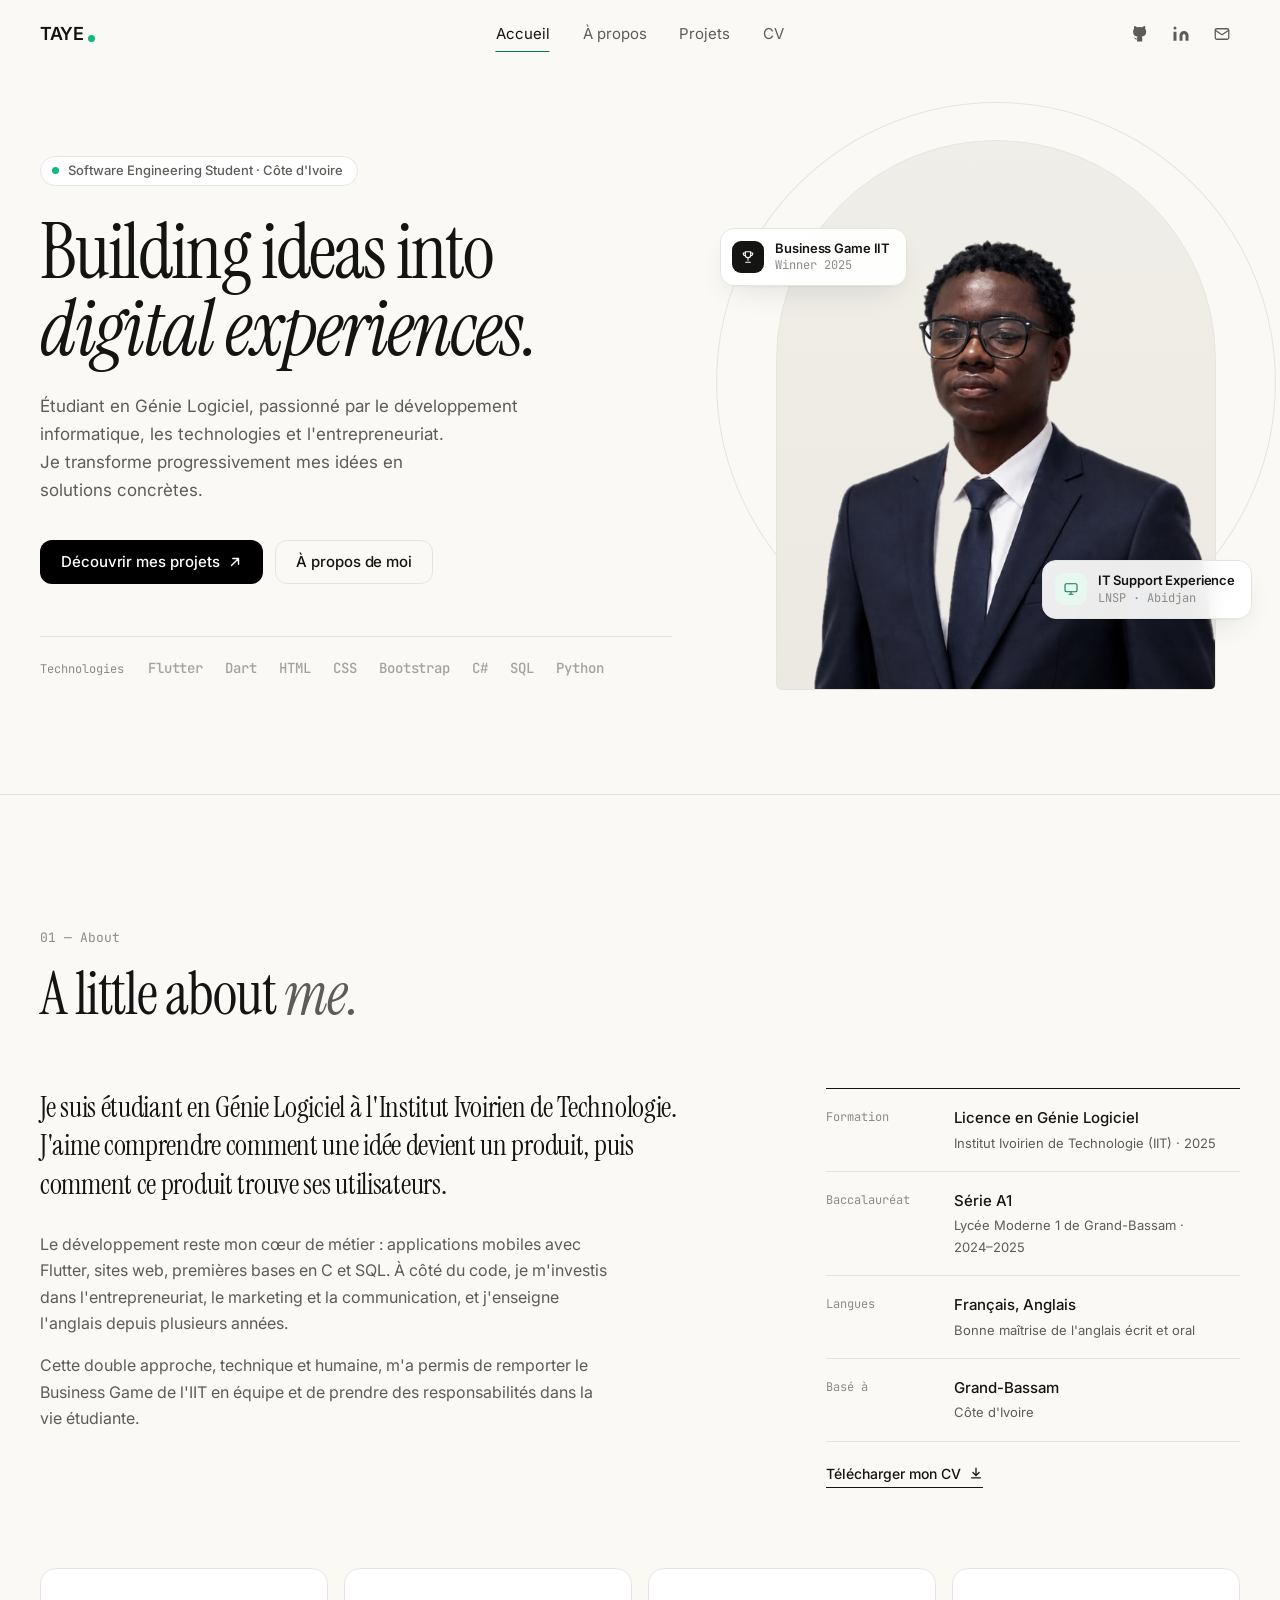
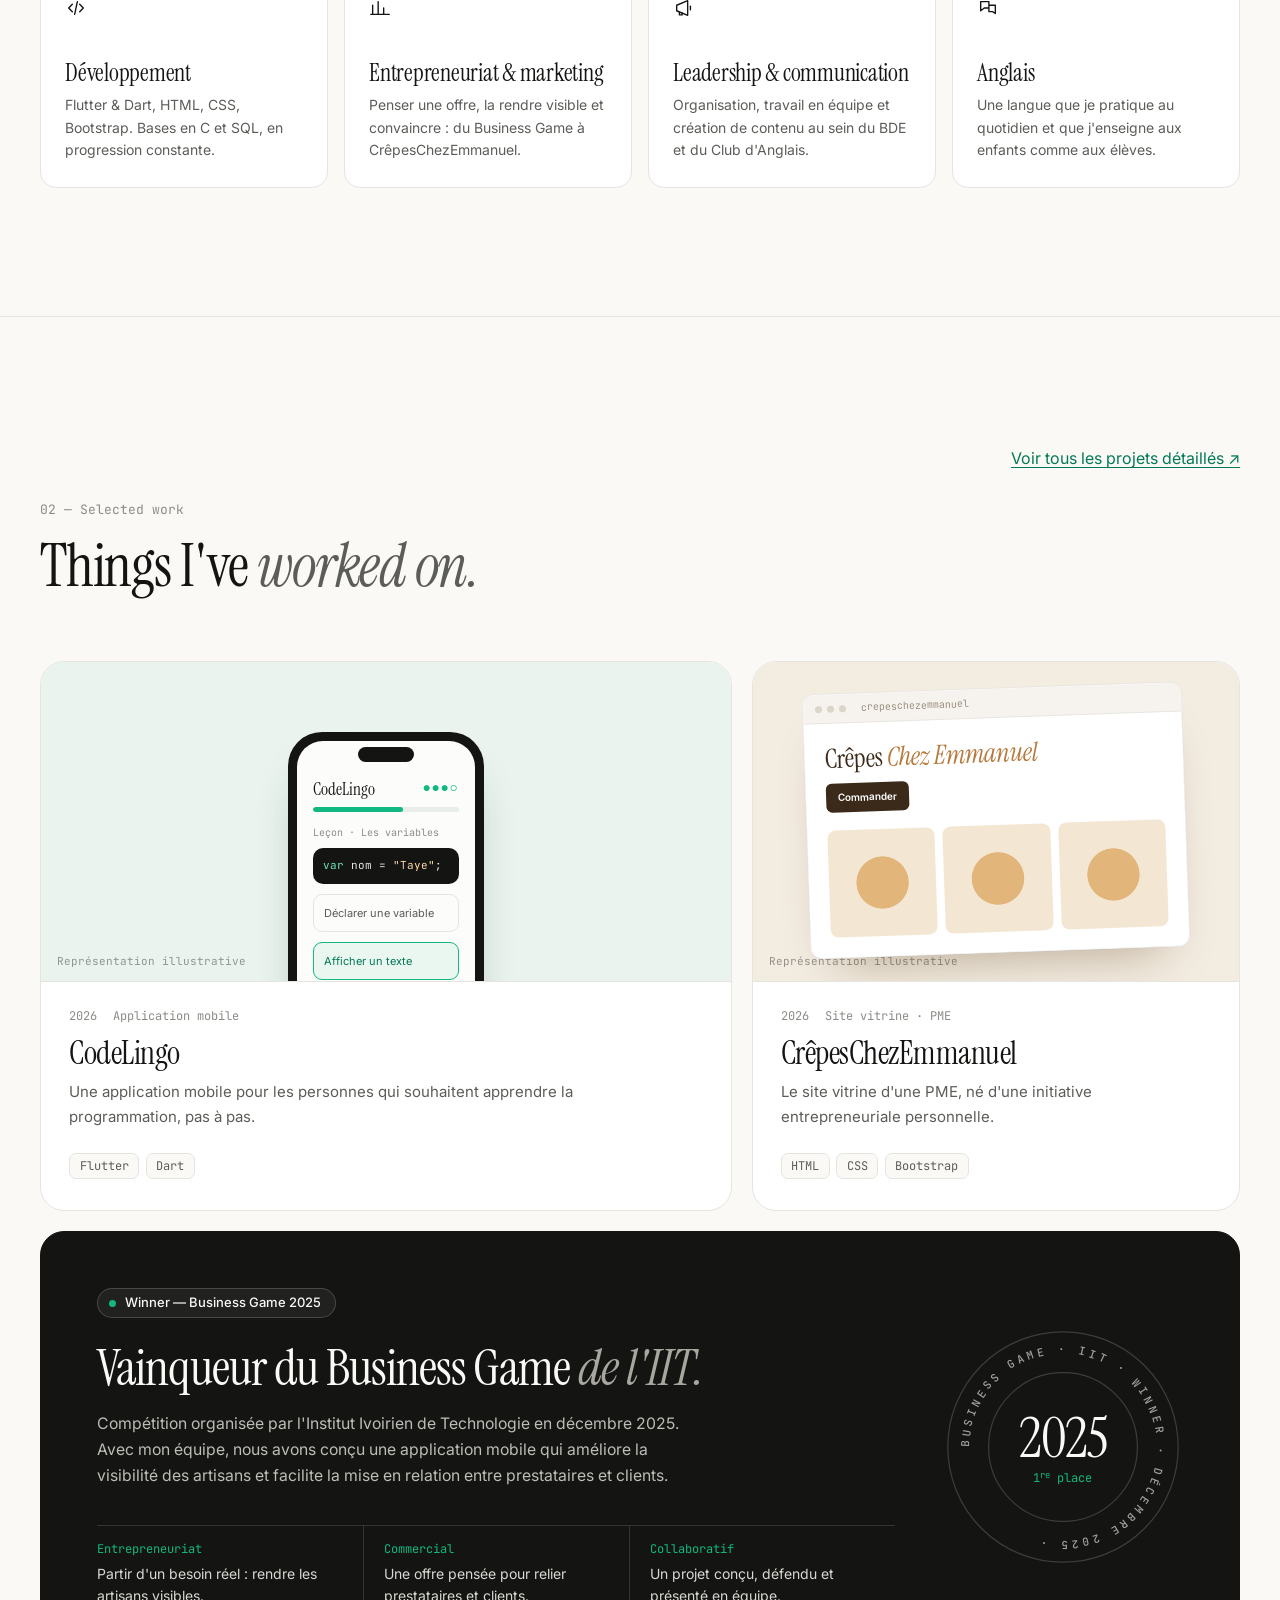
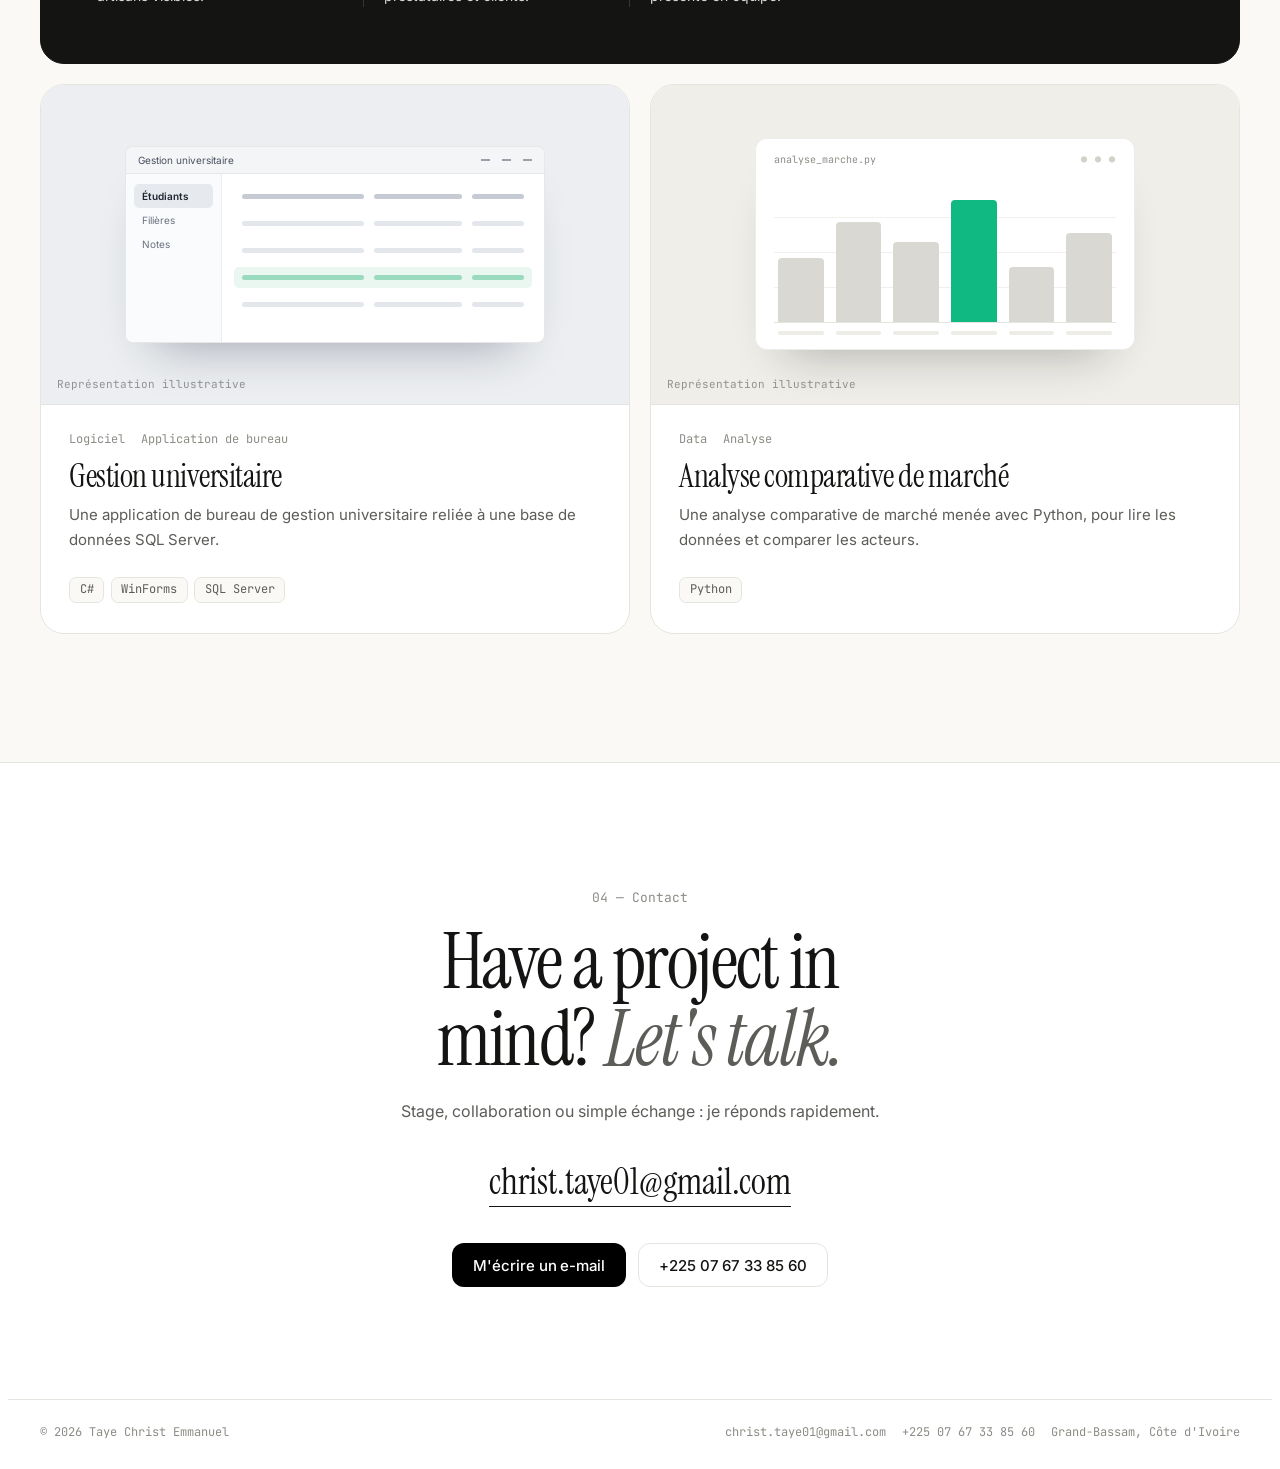
<file: index.html>
<!DOCTYPE html>
<html lang="fr"><head><meta charset="UTF-8"><meta name="viewport" content="width=device-width, initial-scale=1"><title>Taye Christ Emmanuel — Étudiant en Génie Logiciel</title><meta name="description" content="Portfolio de Taye Christ Emmanuel, étudiant en Génie Logiciel à l’Institut Ivoirien de Technologie."><meta name="theme-color" content="#FAF9F6"><link rel="icon" href="assets/icons/favicon.svg" type="image/svg+xml"><link rel="preconnect" href="https://fonts.googleapis.com"><link rel="preconnect" href="https://fonts.gstatic.com" crossorigin><link href="https://fonts.googleapis.com/css2?family=Instrument+Serif:ital@0;1&family=Inter:wght@400;500;600&family=JetBrains+Mono:wght@400;500&display=swap" rel="stylesheet"><link href="https://cdn.jsdelivr.net/npm/bootstrap@5.3.3/dist/css/bootstrap.min.css" rel="stylesheet"><link href="css/style.css" rel="stylesheet"><script>document.documentElement.classList.add('js');</script></head>
<body>  <header class="site-nav" id="nav">
    <div class="wrap nav__inner">
      <a href="index.html" class="nav__logo" aria-label="TAYE — accueil">TAYE<span class="nav__dot" aria-hidden="true"></span></a>
      <nav class="nav__links" aria-label="Navigation principale">
        <a href="index.html" class="nav__link" data-page="index.html" aria-current="page">Accueil</a>
        <a href="about.html" class="nav__link" data-page="about.html">À propos</a>
        <a href="projects.html" class="nav__link" data-page="projects.html">Projets</a>
        <a href="cv.html" class="nav__link" data-page="cv.html">CV</a>
      </nav>
      <div class="nav__social" aria-label="Réseaux sociaux et contact">
        <a class="social-link" href="https://github.com/pibrochrist04" target="_blank" rel="noopener noreferrer" data-social="github" aria-label="GitHub" title="GitHub"><svg viewBox="0 0 24 24" aria-hidden="true"><path d="M9 19c-4.3 1.4-4.3-2.5-6-3m12 6v-3.9a3.4 3.4 0 0 0-.9-2.7c3-.3 6.1-1.5 6.1-6.7A5.2 5.2 0 0 0 18.8 5a4.8 4.8 0 0 0-.1-3.5S17.5 1.2 15 3a13 13 0 0 0-7 0C5.5 1.2 4.3 1.5 4.3 1.5A4.8 4.8 0 0 0 4.2 5a5.2 5.2 0 0 0-1.4 3.7c0 5.2 3.1 6.4 6.1 6.7a3.4 3.4 0 0 0-.9 2.7V22"/></svg></a>
        <a class="social-link" href="https://www.linkedin.com/in/christ-emmanuel-tay%C3%A9-169100419?utm_source=share_via&amp;utm_content=profile&amp;utm_medium=member_ios" target="_blank" rel="noopener noreferrer" data-social="linkedin" aria-label="LinkedIn" title="LinkedIn"><svg viewBox="0 0 24 24" aria-hidden="true"><path d="M16 8a6 6 0 0 1 6 6v7h-4v-7a2 2 0 0 0-4 0v7h-4v-7a6 6 0 0 1 6-6ZM2 9h4v12H2z"/><circle cx="4" cy="4" r="2"/></svg></a>
        <a class="social-link" href="mailto:christ.taye@gmail.com" aria-label="Envoyer un e-mail" title="E-mail"><svg viewBox="0 0 24 24" aria-hidden="true"><rect x="3" y="5" width="18" height="14" rx="2"/><path d="m3 7 9 6 9-6"/></svg></a>
      </div>
      <button class="nav__burger" id="navBurger" type="button" aria-label="Ouvrir le menu" aria-expanded="false" aria-controls="mobileMenu"><span></span><span></span></button>
    </div>
    <div class="mobile-menu" id="mobileMenu"><div class="wrap mobile-menu__inner">
      <a href="index.html" class="mobile-menu__link" data-page="index.html" aria-current="page">Accueil</a><a href="about.html" class="mobile-menu__link" data-page="about.html">À propos</a><a href="projects.html" class="mobile-menu__link" data-page="projects.html">Projets</a><a href="cv.html" class="mobile-menu__link" data-page="cv.html">CV</a>
      <div class="mobile-menu__social"><a href="https://github.com/pibrochrist04" target="_blank" rel="noopener noreferrer" data-social="github" aria-label="GitHub">GitHub ↗</a><a href="https://www.linkedin.com/in/christ-emmanuel-tay%C3%A9-169100419?utm_source=share_via&amp;utm_content=profile&amp;utm_medium=member_ios" target="_blank" rel="noopener noreferrer" data-social="linkedin" aria-label="LinkedIn">LinkedIn ↗</a><a href="mailto:christ.taye@gmail.com">E-mail</a></div>
    </div></div>
  </header><main id="top">    <!-- ============================== HERO ============================== -->
    <section class="hero">
      <div class="wrap hero__grid">
        <div class="hero__content">
          <p class="pill hero-anim" style="--d:0">
            <span class="pill__dot" aria-hidden="true"></span>
            Software Engineering Student · Côte d'Ivoire
          </p>

          <h1 class="hero__title hero-anim" style="--d:1">
            Building ideas into <em>digital experiences.</em>
          </h1>

          <p class="hero__lead hero-anim" style="--d:2">
            Étudiant en Génie Logiciel, passionné par le développement informatique, les technologies et l'entrepreneuriat. Je transforme progressivement mes idées en solutions concrètes.
          </p>

          <div class="hero__actions hero-anim" style="--d:3">
            <a href="projects.html" class="button button--ink">
              Découvrir mes projets
              <svg width="14" height="14" viewBox="0 0 16 16" fill="none" aria-hidden="true"><path d="M4 12L12 4M12 4H5.5M12 4V10.5" stroke="currentColor" stroke-width="1.6" stroke-linecap="round" stroke-linejoin="round"/></svg>
            </a>
            <a href="about.html" class="button button--line">À propos de moi</a>
          </div>

          <div class="stack hero-anim" style="--d:4">
            <span class="stack__label">Technologies</span>
            <ul class="stack__list">
              <li>Flutter</li><li>Dart</li><li>HTML</li><li>CSS</li><li>Bootstrap</li><li>C#</li><li>SQL</li><li>Python</li>
            </ul>
          </div>
        </div>

        <div class="hero__visual hero-anim" style="--d:2">
          <svg class="hero__rings" viewBox="0 0 520 520" aria-hidden="true">
            <circle cx="260" cy="260" r="258" />
            <circle cx="260" cy="260" r="200" />
            <circle cx="260" cy="260" r="142" />
          </svg>

          <figure class="portrait">
            <img src="assets/images/taye-portrait.png" alt="Taye Christ Emmanuel, en costume sombre et lunettes" width="594" height="1024" fetchpriority="high">
          </figure>

          <div class="float-card float-card--a">
            <span class="float-card__icon float-card__icon--ink" aria-hidden="true">
              <svg width="16" height="16" viewBox="0 0 24 24" fill="none"><path d="M8 4h8v5a4 4 0 0 1-8 0V4Z" stroke="currentColor" stroke-width="1.6"/><path d="M8 6H5a3 3 0 0 0 3 4M16 6h3a3 3 0 0 1-3 4M12 13v4M8.5 20h7" stroke="currentColor" stroke-width="1.6" stroke-linecap="round"/></svg>
            </span>
            <span>
              <strong>Business Game IIT</strong>
              <small>Winner 2025</small>
            </span>
          </div>

          <div class="float-card float-card--b">
            <span class="float-card__icon" aria-hidden="true">
              <svg width="16" height="16" viewBox="0 0 24 24" fill="none"><rect x="3" y="4" width="18" height="12" rx="2" stroke="currentColor" stroke-width="1.6"/><path d="M9 20h6M12 16v4" stroke="currentColor" stroke-width="1.6" stroke-linecap="round"/></svg>
            </span>
            <span>
              <strong>IT Support Experience</strong>
              <small>LNSP · Abidjan</small>
            </span>
          </div>
        </div>
      </div>
    </section>

    <!-- ============================== 01 ABOUT ============================== -->
    <section class="section" id="about">
      <div class="wrap">
        <header class="section__head reveal">
          <span class="eyebrow">01 — About</span>
          <h2 class="section__title">A little about <em>me.</em></h2>
        </header>

        <div class="about__grid">
          <div class="about__text reveal">
            <p class="about__lead">
              Je suis étudiant en Génie Logiciel à l'Institut Ivoirien de Technologie. J'aime comprendre comment une idée devient un produit, puis comment ce produit trouve ses utilisateurs.
            </p>
            <p>
              Le développement reste mon cœur de métier : applications mobiles avec Flutter, sites web, premières bases en C et SQL. À côté du code, je m'investis dans l'entrepreneuriat, le marketing et la communication, et j'enseigne l'anglais depuis plusieurs années.
            </p>
            <p>
              Cette double approche, technique et humaine, m'a permis de remporter le Business Game de l'IIT en équipe et de prendre des responsabilités dans la vie étudiante.
            </p>
          </div>

          <dl class="facts reveal">
            <div class="facts__row">
              <dt>Formation</dt>
              <dd>Licence en Génie Logiciel<span>Institut Ivoirien de Technologie (IIT) · 2025</span></dd>
            </div>
            <div class="facts__row">
              <dt>Baccalauréat</dt>
              <dd>Série A1<span>Lycée Moderne 1 de Grand-Bassam · 2024–2025</span></dd>
            </div>
            <div class="facts__row">
              <dt>Langues</dt>
              <dd>Français, Anglais<span>Bonne maîtrise de l'anglais écrit et oral</span></dd>
            </div>
            <div class="facts__row">
              <dt>Basé à</dt>
              <dd>Grand-Bassam<span>Côte d'Ivoire</span></dd>
            </div>
            <a href="assets/documents/CV-Taye-Christ-Emmanuel.pdf" class="facts__cv" download>
              Télécharger mon CV
              <svg width="14" height="14" viewBox="0 0 16 16" fill="none" aria-hidden="true"><path d="M8 2.5v8M4.5 7.5 8 11l3.5-3.5M3 13.5h10" stroke="currentColor" stroke-width="1.5" stroke-linecap="round" stroke-linejoin="round"/></svg>
            </a>
          </dl>
        </div>

        <div class="traits reveal">
          <article class="trait">
            <svg class="trait__icon" width="22" height="22" viewBox="0 0 24 24" fill="none" aria-hidden="true"><path d="m8 8-4 4 4 4M16 8l4 4-4 4M13.5 5l-3 14" stroke="currentColor" stroke-width="1.5" stroke-linecap="round" stroke-linejoin="round"/></svg>
            <h3>Développement</h3>
            <p>Flutter &amp; Dart, HTML, CSS, Bootstrap. Bases en C et SQL, en progression constante.</p>
          </article>
          <article class="trait">
            <svg class="trait__icon" width="22" height="22" viewBox="0 0 24 24" fill="none" aria-hidden="true"><path d="M4 19V9M10 19V5M16 19v-7M22 19H2" stroke="currentColor" stroke-width="1.5" stroke-linecap="round"/></svg>
            <h3>Entrepreneuriat &amp; marketing</h3>
            <p>Penser une offre, la rendre visible et convaincre : du Business Game à CrêpesChezEmmanuel.</p>
          </article>
          <article class="trait">
            <svg class="trait__icon" width="22" height="22" viewBox="0 0 24 24" fill="none" aria-hidden="true"><path d="M4 15V9l12-5v16L4 15Z" stroke="currentColor" stroke-width="1.5" stroke-linejoin="round"/><path d="M7 16v3.5h3V17" stroke="currentColor" stroke-width="1.5" stroke-linejoin="round"/><path d="M19 10v4" stroke="currentColor" stroke-width="1.5" stroke-linecap="round"/></svg>
            <h3>Leadership &amp; communication</h3>
            <p>Organisation, travail en équipe et création de contenu au sein du BDE et du Club d'Anglais.</p>
          </article>
          <article class="trait">
            <svg class="trait__icon" width="22" height="22" viewBox="0 0 24 24" fill="none" aria-hidden="true"><path d="M4 5h9v7H8l-4 3V5ZM13 9h7v9l-3-2h-4v-4" stroke="currentColor" stroke-width="1.5" stroke-linejoin="round"/></svg>
            <h3>Anglais</h3>
            <p>Une langue que je pratique au quotidien et que j'enseigne aux enfants comme aux élèves.</p>
          </article>
        </div>
      </div>
    </section>

    <!-- ============================== 02 WORK ============================== -->
    <section class="section" id="work">
      <div class="wrap home-project-link"><a class="text-link" href="projects.html">Voir tous les projets détaillés <span aria-hidden="true">↗</span></a></div>
      <div class="wrap">
        <header class="section__head section__head--split reveal">
          <div>
            <span class="eyebrow">02 — Selected work</span>
            <h2 class="section__title">Things I've <em>worked on.</em></h2>
          </div>

        </header>

        <div class="work-grid" id="workGrid">

          <!-- CodeLingo -->
          <article class="work work--codelingo reveal" data-cats="mobile">
            <div class="work__visual work__visual--mint">
              <span class="work__note">Représentation illustrative</span>
              <div class="phone" aria-hidden="true">
                <div class="phone__notch"></div>
                <div class="phone__screen">
                  <div class="phone__top"><span class="phone__brand">CodeLingo</span><span class="phone__streak">●●●○</span></div>
                  <div class="phone__progress"><span></span></div>
                  <p class="phone__kicker">Leçon · Les variables</p>
                  <div class="phone__code"><span class="k">var</span> nom = <span class="s">"Taye"</span>;</div>
                  <div class="phone__choice">Déclarer une variable</div>
                  <div class="phone__choice phone__choice--on">Afficher un texte</div>
                  <div class="phone__btn">Continuer</div>
                </div>
              </div>
            </div>
            <div class="work__body">
              <div class="work__meta"><span>2026</span><span>Application mobile</span></div>
              <h3 class="work__title">CodeLingo</h3>
              <p>Une application mobile pour les personnes qui souhaitent apprendre la programmation, pas à pas.</p>
              <ul class="tags"><li>Flutter</li><li>Dart</li></ul>
            </div>
          </article>

          <!-- CrêpesChezEmmanuel -->
          <article class="work work--crepes reveal" data-cats="web business">
            <div class="work__visual work__visual--sand">
              <span class="work__note">Représentation illustrative</span>
              <div class="browser" aria-hidden="true">
                <div class="browser__bar"><i></i><i></i><i></i><span>crepeschezemmanuel</span></div>
                <div class="browser__page">
                  <p class="browser__title">Crêpes <em>Chez Emmanuel</em></p>
                  <span class="browser__cta">Commander</span>
                  <div class="browser__tiles"><span></span><span></span><span></span></div>
                </div>
              </div>
            </div>
            <div class="work__body">
              <div class="work__meta"><span>2026</span><span>Site vitrine · PME</span></div>
              <h3 class="work__title">CrêpesChezEmmanuel</h3>
              <p>Le site vitrine d'une PME, né d'une initiative entrepreneuriale personnelle.</p>
              <ul class="tags"><li>HTML</li><li>CSS</li><li>Bootstrap</li></ul>
            </div>
          </article>

          <!-- Business Game -->
          <article class="work work--award reveal" data-cats="business mobile">
            <div class="award__content">
              <span class="award__badge"><span class="pill__dot" aria-hidden="true"></span>Winner — Business Game 2025</span>
              <h3 class="award__title">Vainqueur du Business Game <em>de l'IIT.</em></h3>
              <p class="award__lead">
                Compétition organisée par l'Institut Ivoirien de Technologie en décembre 2025. Avec mon équipe, nous avons conçu une application mobile qui améliore la visibilité des artisans et facilite la mise en relation entre prestataires et clients.
              </p>
              <dl class="award__dims">
                <div><dt>Entrepreneuriat</dt><dd>Partir d'un besoin réel : rendre les artisans visibles.</dd></div>
                <div><dt>Commercial</dt><dd>Une offre pensée pour relier prestataires et clients.</dd></div>
                <div><dt>Collaboratif</dt><dd>Un projet conçu, défendu et présenté en équipe.</dd></div>
              </dl>
            </div>
            <div class="award__seal" aria-hidden="true">
              <svg class="seal__ring" viewBox="0 0 200 200">
                <defs><path id="sealPath" d="M100,100 m-78,0 a78,78 0 1,1 156,0 a78,78 0 1,1 -156,0"/></defs>
                <circle cx="100" cy="100" r="96" fill="none" stroke="rgba(250,249,246,.18)"/>
                <circle cx="100" cy="100" r="62" fill="none" stroke="rgba(250,249,246,.18)"/>
                <text><textPath href="#sealPath">BUSINESS GAME · IIT · WINNER · DÉCEMBRE 2025 ·</textPath></text>
              </svg>
              <div class="seal__core">
                <span class="seal__year">2025</span>
                <span class="seal__label">1<sup>re</sup> place</span>
              </div>
            </div>
          </article>

          <!-- Gestion universitaire -->
          <article class="work work--desk reveal" data-cats="software">
            <div class="work__visual work__visual--slate">
              <span class="work__note">Représentation illustrative</span>
              <div class="winapp" aria-hidden="true">
                <div class="winapp__bar"><span>Gestion universitaire</span><i></i><i></i><i></i></div>
                <div class="winapp__body">
                  <ul class="winapp__side"><li class="on">Étudiants</li><li>Filières</li><li>Notes</li></ul>
                  <div class="winapp__table">
                    <div class="winapp__row winapp__row--head"><span></span><span></span><span></span></div>
                    <div class="winapp__row"><span></span><span></span><span></span></div>
                    <div class="winapp__row"><span></span><span></span><span></span></div>
                    <div class="winapp__row winapp__row--sel"><span></span><span></span><span></span></div>
                    <div class="winapp__row"><span></span><span></span><span></span></div>
                  </div>
                </div>
              </div>
            </div>
            <div class="work__body">
              <div class="work__meta"><span>Logiciel</span><span>Application de bureau</span></div>
              <h3 class="work__title">Gestion universitaire</h3>
              <p>Une application de bureau de gestion universitaire reliée à une base de données SQL Server.</p>
              <ul class="tags"><li>C#</li><li>WinForms</li><li>SQL Server</li></ul>
            </div>
          </article>

          <!-- Analyse de marché -->
          <article class="work work--data reveal" data-cats="data">
            <div class="work__visual work__visual--stone">
              <span class="work__note">Représentation illustrative</span>
              <div class="chart" aria-hidden="true">
                <div class="chart__head"><span>analyse_marche.py</span><span>● ● ●</span></div>
                <div class="chart__bars">
                  <span style="--h:46%"></span><span style="--h:72%"></span><span style="--h:58%"></span>
                  <span class="on" style="--h:88%"></span><span style="--h:40%"></span><span style="--h:64%"></span>
                </div>
                <div class="chart__axis"><i></i><i></i><i></i><i></i><i></i><i></i></div>
              </div>
            </div>
            <div class="work__body">
              <div class="work__meta"><span>Data</span><span>Analyse</span></div>
              <h3 class="work__title">Analyse comparative de marché</h3>
              <p>Une analyse comparative de marché menée avec Python, pour lire les données et comparer les acteurs.</p>
              <ul class="tags"><li>Python</li></ul>
            </div>
          </article>
        </div>
      </div>
    </section>

    <!-- ============================== 04 CONTACT ============================== -->
    <section class="contact" id="contact">
      <div class="wrap contact__inner reveal">
        <span class="eyebrow">04 — Contact</span>
        <h2 class="contact__title">Have a project in mind? <em>Let's talk.</em></h2>
        <p class="contact__lead">Stage, collaboration ou simple échange : je réponds rapidement.</p>

        <a href="mailto:christ.taye01@gmail.com" class="contact__mail">christ.taye01@gmail.com</a>

        <div class="contact__actions">
          <a href="mailto:christ.taye@gmail.com" class="button button--ink">M'écrire un e-mail</a>
          <a href="tel:+2250767338560" class="button button--line">+225 07 67 33 85 60</a>
        </div>
       
      </div>

      <footer class="wrap footer">
        <span>© <span id="year">2026</span> Taye Christ Emmanuel</span>
        <div class="footer__contact"><a href="mailto:christ.taye01@gmail.com">christ.taye01@gmail.com</a><a href="tel:+2250767338560">+225 07 67 33 85 60</a><span>Grand-Bassam, Côte d'Ivoire</span></div>
      </footer>
    </section>
</main>
  <button class="to-top" id="toTop" type="button" aria-label="Revenir en haut de la page"><svg width="16" height="16" viewBox="0 0 16 16" fill="none" aria-hidden="true"><path d="M8 13V3M3.5 7.5 8 3l4.5 4.5" stroke="currentColor" stroke-width="1.6" stroke-linecap="round" stroke-linejoin="round"/></svg></button><script src="js/script.js" defer></script></body></html>
</file>
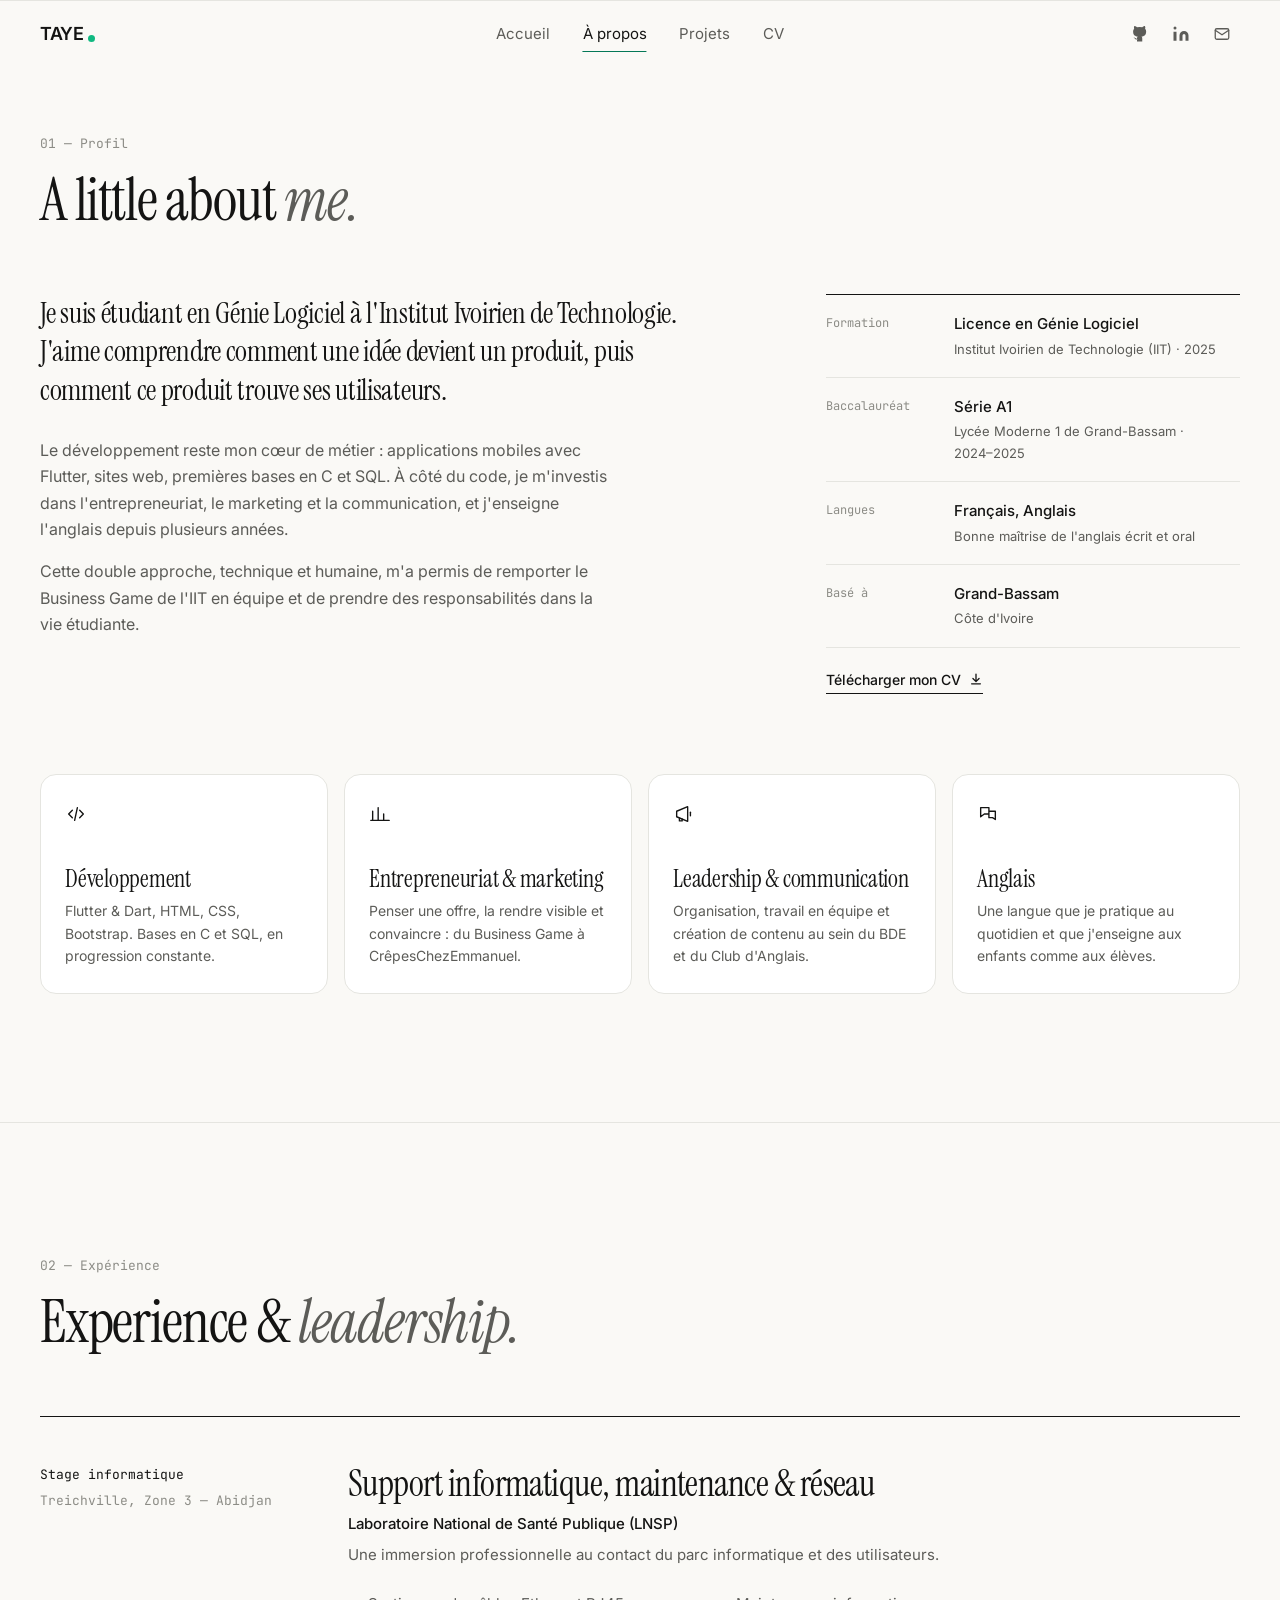
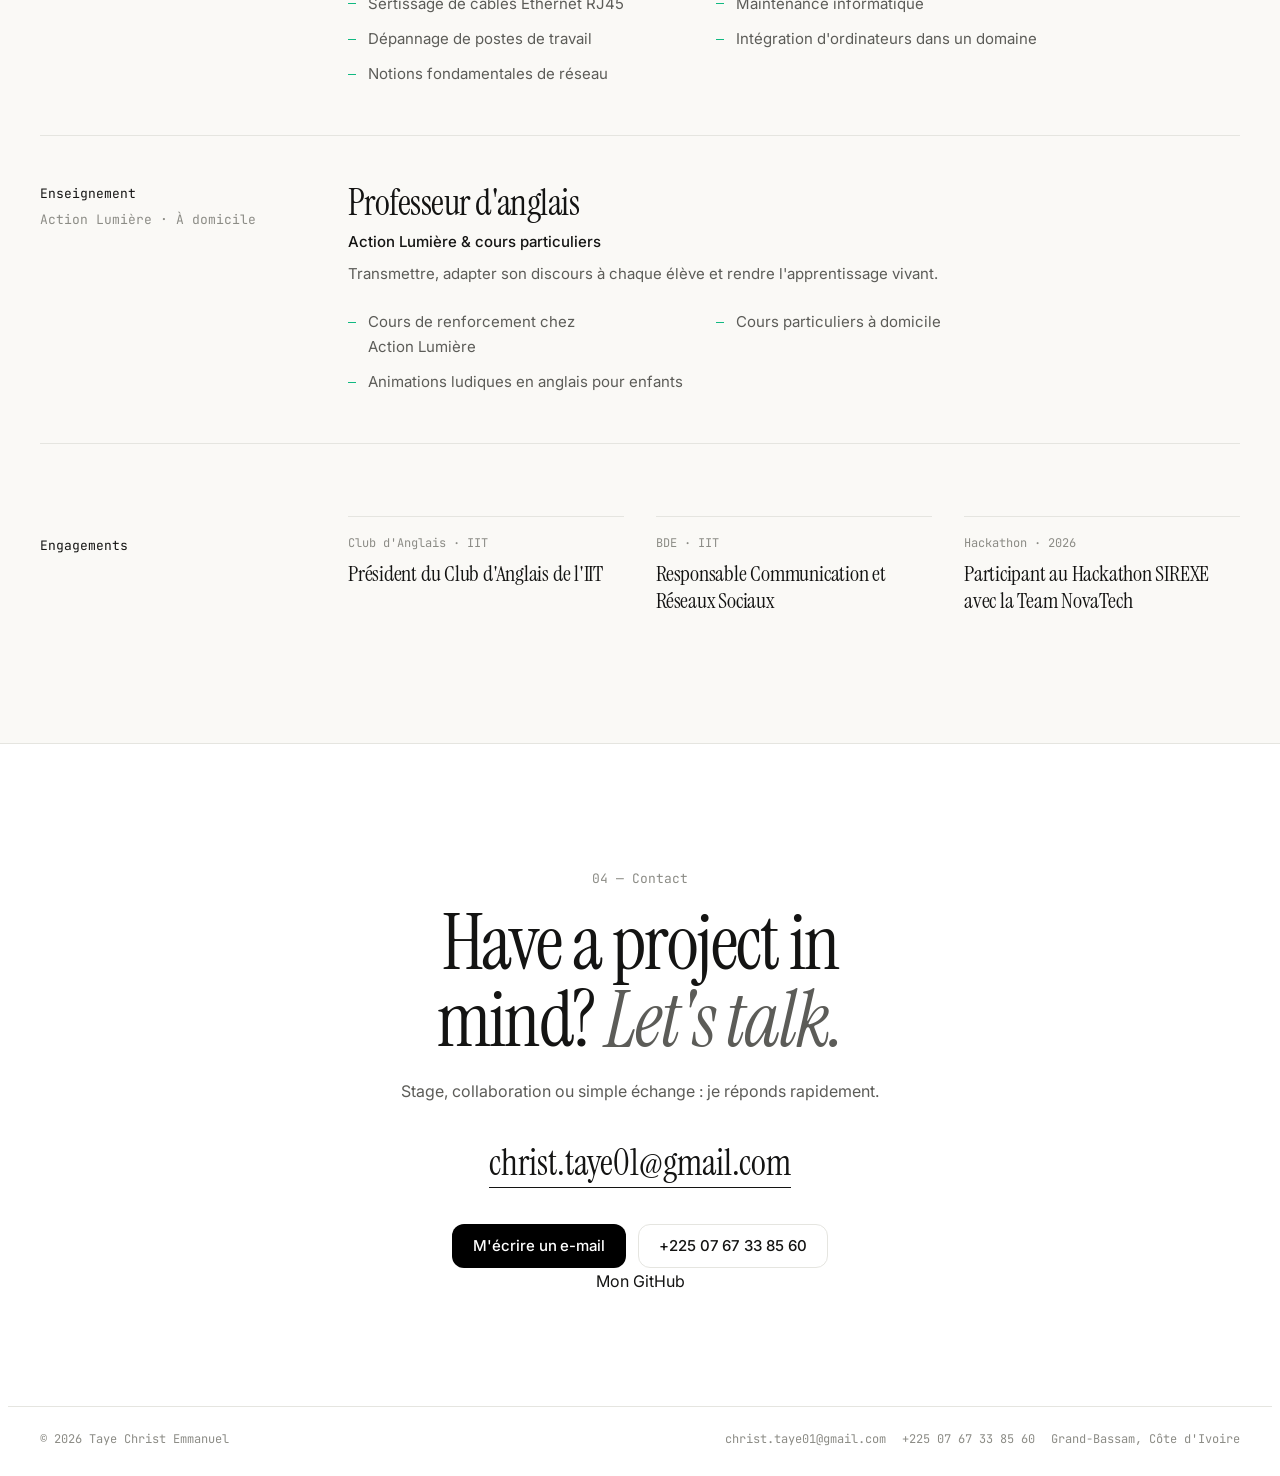
<file: about.html>
<!DOCTYPE html>
<html lang="fr"><head><meta charset="UTF-8"><meta name="viewport" content="width=device-width, initial-scale=1"><title>À propos — Taye Christ Emmanuel</title><meta name="description" content="Profil, formation, expériences et engagements de Taye Christ Emmanuel."><meta name="theme-color" content="#FAF9F6"><link rel="icon" href="assets/icons/favicon.svg" type="image/svg+xml"><link rel="preconnect" href="https://fonts.googleapis.com"><link rel="preconnect" href="https://fonts.gstatic.com" crossorigin><link href="https://fonts.googleapis.com/css2?family=Instrument+Serif:ital@0;1&family=Inter:wght@400;500;600&family=JetBrains+Mono:wght@400;500&display=swap" rel="stylesheet"><link href="https://cdn.jsdelivr.net/npm/bootstrap@5.3.3/dist/css/bootstrap.min.css" rel="stylesheet"><link href="css/style.css" rel="stylesheet"><script>document.documentElement.classList.add('js');</script></head>
<body>  <header class="site-nav" id="nav">
    <div class="wrap nav__inner">
      <a href="index.html" class="nav__logo" aria-label="TAYE — accueil">TAYE<span class="nav__dot" aria-hidden="true"></span></a>
      <nav class="nav__links" aria-label="Navigation principale">
        <a href="index.html" class="nav__link" data-page="index.html">Accueil</a>
        <a href="about.html" class="nav__link" data-page="about.html" aria-current="page">À propos</a>
        <a href="projects.html" class="nav__link" data-page="projects.html">Projets</a>
        <a href="cv.html" class="nav__link" data-page="cv.html">CV</a>
      </nav>
      <div class="nav__social" aria-label="Réseaux sociaux et contact">
        <a class="social-link" href="https://github.com/pibrochrist04" target="_blank" rel="noopener noreferrer" data-social="github" aria-label="GitHub" title="GitHub"><svg viewBox="0 0 24 24" aria-hidden="true"><path d="M9 19c-4.3 1.4-4.3-2.5-6-3m12 6v-3.9a3.4 3.4 0 0 0-.9-2.7c3-.3 6.1-1.5 6.1-6.7A5.2 5.2 0 0 0 18.8 5a4.8 4.8 0 0 0-.1-3.5S17.5 1.2 15 3a13 13 0 0 0-7 0C5.5 1.2 4.3 1.5 4.3 1.5A4.8 4.8 0 0 0 4.2 5a5.2 5.2 0 0 0-1.4 3.7c0 5.2 3.1 6.4 6.1 6.7a3.4 3.4 0 0 0-.9 2.7V22"/></svg></a>
        <a class="social-link" href="https://www.linkedin.com/in/christ-emmanuel-tay%C3%A9-169100419?utm_source=share_via&amp;utm_content=profile&amp;utm_medium=member_ios" target="_blank" rel="noopener noreferrer" data-social="linkedin" aria-label="LinkedIn" title="LinkedIn"><svg viewBox="0 0 24 24" aria-hidden="true"><path d="M16 8a6 6 0 0 1 6 6v7h-4v-7a2 2 0 0 0-4 0v7h-4v-7a6 6 0 0 1 6-6ZM2 9h4v12H2z"/><circle cx="4" cy="4" r="2"/></svg></a>
        <a class="social-link" href="mailto:christ.taye@gmail.com" aria-label="Envoyer un e-mail" title="E-mail"><svg viewBox="0 0 24 24" aria-hidden="true"><rect x="3" y="5" width="18" height="14" rx="2"/><path d="m3 7 9 6 9-6"/></svg></a>
      </div>
      <button class="nav__burger" id="navBurger" type="button" aria-label="Ouvrir le menu" aria-expanded="false" aria-controls="mobileMenu"><span></span><span></span></button>
    </div>
    <div class="mobile-menu" id="mobileMenu"><div class="wrap mobile-menu__inner">
      <a href="index.html" class="mobile-menu__link" data-page="index.html">Accueil</a><a href="about.html" class="mobile-menu__link" data-page="about.html" aria-current="page">À propos</a><a href="projects.html" class="mobile-menu__link" data-page="projects.html">Projets</a><a href="cv.html" class="mobile-menu__link" data-page="cv.html">CV</a>
      <div class="mobile-menu__social"><a href="https://github.com/pibrochrist04" target="_blank" rel="noopener noreferrer" data-social="github" aria-label="GitHub">GitHub ↗</a><a href="https://www.linkedin.com/in/christ-emmanuel-tay%C3%A9-169100419?utm_source=share_via&amp;utm_content=profile&amp;utm_medium=member_ios" target="_blank" rel="noopener noreferrer" data-social="linkedin" aria-label="LinkedIn">LinkedIn ↗</a><a href="mailto:christ.taye@gmail.com">E-mail</a></div>
    </div></div>
  </header><main id="top">    <!-- ============================== 01 ABOUT ============================== -->
    <section class="section" id="about">
      <div class="wrap">
        <header class="section__head reveal">
          <span class="eyebrow">01 — Profil</span>
          <h2 class="section__title">A little about <em>me.</em></h2>
        </header>

        <div class="about__grid">
          <div class="about__text reveal">
            <p class="about__lead">
              Je suis étudiant en Génie Logiciel à l'Institut Ivoirien de Technologie. J'aime comprendre comment une idée devient un produit, puis comment ce produit trouve ses utilisateurs.
            </p>
            <p>
              Le développement reste mon cœur de métier : applications mobiles avec Flutter, sites web, premières bases en C et SQL. À côté du code, je m'investis dans l'entrepreneuriat, le marketing et la communication, et j'enseigne l'anglais depuis plusieurs années.
            </p>
            <p>
              Cette double approche, technique et humaine, m'a permis de remporter le Business Game de l'IIT en équipe et de prendre des responsabilités dans la vie étudiante.
            </p>
          </div>

          <dl class="facts reveal">
            <div class="facts__row">
              <dt>Formation</dt>
              <dd>Licence en Génie Logiciel<span>Institut Ivoirien de Technologie (IIT) · 2025</span></dd>
            </div>
            <div class="facts__row">
              <dt>Baccalauréat</dt>
              <dd>Série A1<span>Lycée Moderne 1 de Grand-Bassam · 2024–2025</span></dd>
            </div>
            <div class="facts__row">
              <dt>Langues</dt>
              <dd>Français, Anglais<span>Bonne maîtrise de l'anglais écrit et oral</span></dd>
            </div>
            <div class="facts__row">
              <dt>Basé à</dt>
              <dd>Grand-Bassam<span>Côte d'Ivoire</span></dd>
            </div>
            <a href="assets/documents/CV-Taye-Christ-Emmanuel.pdf" class="facts__cv" download>
              Télécharger mon CV
              <svg width="14" height="14" viewBox="0 0 16 16" fill="none" aria-hidden="true"><path d="M8 2.5v8M4.5 7.5 8 11l3.5-3.5M3 13.5h10" stroke="currentColor" stroke-width="1.5" stroke-linecap="round" stroke-linejoin="round"/></svg>
            </a>
          </dl>
        </div>

        <div class="traits reveal">
          <article class="trait">
            <svg class="trait__icon" width="22" height="22" viewBox="0 0 24 24" fill="none" aria-hidden="true"><path d="m8 8-4 4 4 4M16 8l4 4-4 4M13.5 5l-3 14" stroke="currentColor" stroke-width="1.5" stroke-linecap="round" stroke-linejoin="round"/></svg>
            <h3>Développement</h3>
            <p>Flutter &amp; Dart, HTML, CSS, Bootstrap. Bases en C et SQL, en progression constante.</p>
          </article>
          <article class="trait">
            <svg class="trait__icon" width="22" height="22" viewBox="0 0 24 24" fill="none" aria-hidden="true"><path d="M4 19V9M10 19V5M16 19v-7M22 19H2" stroke="currentColor" stroke-width="1.5" stroke-linecap="round"/></svg>
            <h3>Entrepreneuriat &amp; marketing</h3>
            <p>Penser une offre, la rendre visible et convaincre : du Business Game à CrêpesChezEmmanuel.</p>
          </article>
          <article class="trait">
            <svg class="trait__icon" width="22" height="22" viewBox="0 0 24 24" fill="none" aria-hidden="true"><path d="M4 15V9l12-5v16L4 15Z" stroke="currentColor" stroke-width="1.5" stroke-linejoin="round"/><path d="M7 16v3.5h3V17" stroke="currentColor" stroke-width="1.5" stroke-linejoin="round"/><path d="M19 10v4" stroke="currentColor" stroke-width="1.5" stroke-linecap="round"/></svg>
            <h3>Leadership &amp; communication</h3>
            <p>Organisation, travail en équipe et création de contenu au sein du BDE et du Club d'Anglais.</p>
          </article>
          <article class="trait">
            <svg class="trait__icon" width="22" height="22" viewBox="0 0 24 24" fill="none" aria-hidden="true"><path d="M4 5h9v7H8l-4 3V5ZM13 9h7v9l-3-2h-4v-4" stroke="currentColor" stroke-width="1.5" stroke-linejoin="round"/></svg>
            <h3>Anglais</h3>
            <p>Une langue que je pratique au quotidien et que j'enseigne aux enfants comme aux élèves.</p>
          </article>
        </div>
      </div>
    </section>

    <!-- ============================== 03 EXPERIENCE ============================== -->
    <section class="section" id="experience">
      <div class="wrap">
        <header class="section__head reveal">
          <span class="eyebrow">02 — Expérience</span>
          <h2 class="section__title">Experience &amp; <em>leadership.</em></h2>
        </header>

        <div class="xp">
          <article class="xp__row reveal">
            <div class="xp__meta">
              <span class="xp__type">Stage informatique</span>
              <span>Treichville, Zone 3 — Abidjan</span>
            </div>
            <div class="xp__main">
              <h3 class="xp__title">Support informatique, maintenance &amp; réseau</h3>
              <p class="xp__org">Laboratoire National de Santé Publique (LNSP)</p>
              <p class="xp__desc">Une immersion professionnelle au contact du parc informatique et des utilisateurs.</p>
              <ul class="xp__list">
                <li>Sertissage de câbles Ethernet RJ45</li>
                <li>Maintenance informatique</li>
                <li>Dépannage de postes de travail</li>
                <li>Intégration d'ordinateurs dans un domaine</li>
                <li>Notions fondamentales de réseau</li>
              </ul>
            </div>
          </article>

          <article class="xp__row reveal">
            <div class="xp__meta">
              <span class="xp__type">Enseignement</span>
              <span>Action Lumière · À domicile</span>
            </div>
            <div class="xp__main">
              <h3 class="xp__title">Professeur d'anglais</h3>
              <p class="xp__org">Action Lumière &amp; cours particuliers</p>
              <p class="xp__desc">Transmettre, adapter son discours à chaque élève et rendre l'apprentissage vivant.</p>
              <ul class="xp__list">
                <li>Cours de renforcement chez Action Lumière</li>
                <li>Cours particuliers à domicile</li>
                <li>Animations ludiques en anglais pour enfants</li>
              </ul>
            </div>
          </article>
        </div>

        <div class="commit reveal">
          <h3 class="commit__heading">Engagements</h3>
          <div class="commit__grid">
            <div class="commit__item">
              <span class="commit__tag">Club d'Anglais · IIT</span>
              <p>Président du Club d'Anglais de l'IIT</p>
            </div>
            <div class="commit__item">
              <span class="commit__tag">BDE · IIT</span>
              <p>Responsable Communication et Réseaux Sociaux</p>
            </div>
            <div class="commit__item">
              <span class="commit__tag">Hackathon · 2026</span>
              <p>Participant au Hackathon SIREXE avec la Team NovaTech</p>
            </div>
          </div>
        </div>
      </div>
    </section>

    <!-- ============================== 04 CONTACT ============================== -->
    <section class="contact" id="contact">
      <div class="wrap contact__inner reveal">
        <span class="eyebrow">04 — Contact</span>
        <h2 class="contact__title">Have a project in mind? <em>Let's talk.</em></h2>
        <p class="contact__lead">Stage, collaboration ou simple échange : je réponds rapidement.</p>

        <a href="mailto:christ.taye01@gmail.com" class="contact__mail">christ.taye01@gmail.com</a>

        <div class="contact__actions">
          <a href="mailto:christ.taye@gmail.com" class="button button--ink">M'écrire un e-mail</a>
          <a href="tel:+2250767338560" class="button button--line">+225 07 67 33 85 60</a>
        </div>
        <a href="https://github.com/pibrochrist04" target="_blank" rel="noopener noreferrer">
           Mon GitHub
        </a>
      </div>

      <footer class="wrap footer">
        <span>© <span id="year">2026</span> Taye Christ Emmanuel</span>
        <div class="footer__contact"><a href="mailto:christ.taye01@gmail.com">christ.taye01@gmail.com</a><a href="tel:+2250767338560">+225 07 67 33 85 60</a><span>Grand-Bassam, Côte d'Ivoire</span></div>
      </footer>
    </section>
</main>
  <button class="to-top" id="toTop" type="button" aria-label="Revenir en haut de la page"><svg width="16" height="16" viewBox="0 0 16 16" fill="none" aria-hidden="true"><path d="M8 13V3M3.5 7.5 8 3l4.5 4.5" stroke="currentColor" stroke-width="1.6" stroke-linecap="round" stroke-linejoin="round"/></svg></button><script src="js/script.js" defer></script></body></html>
</file>
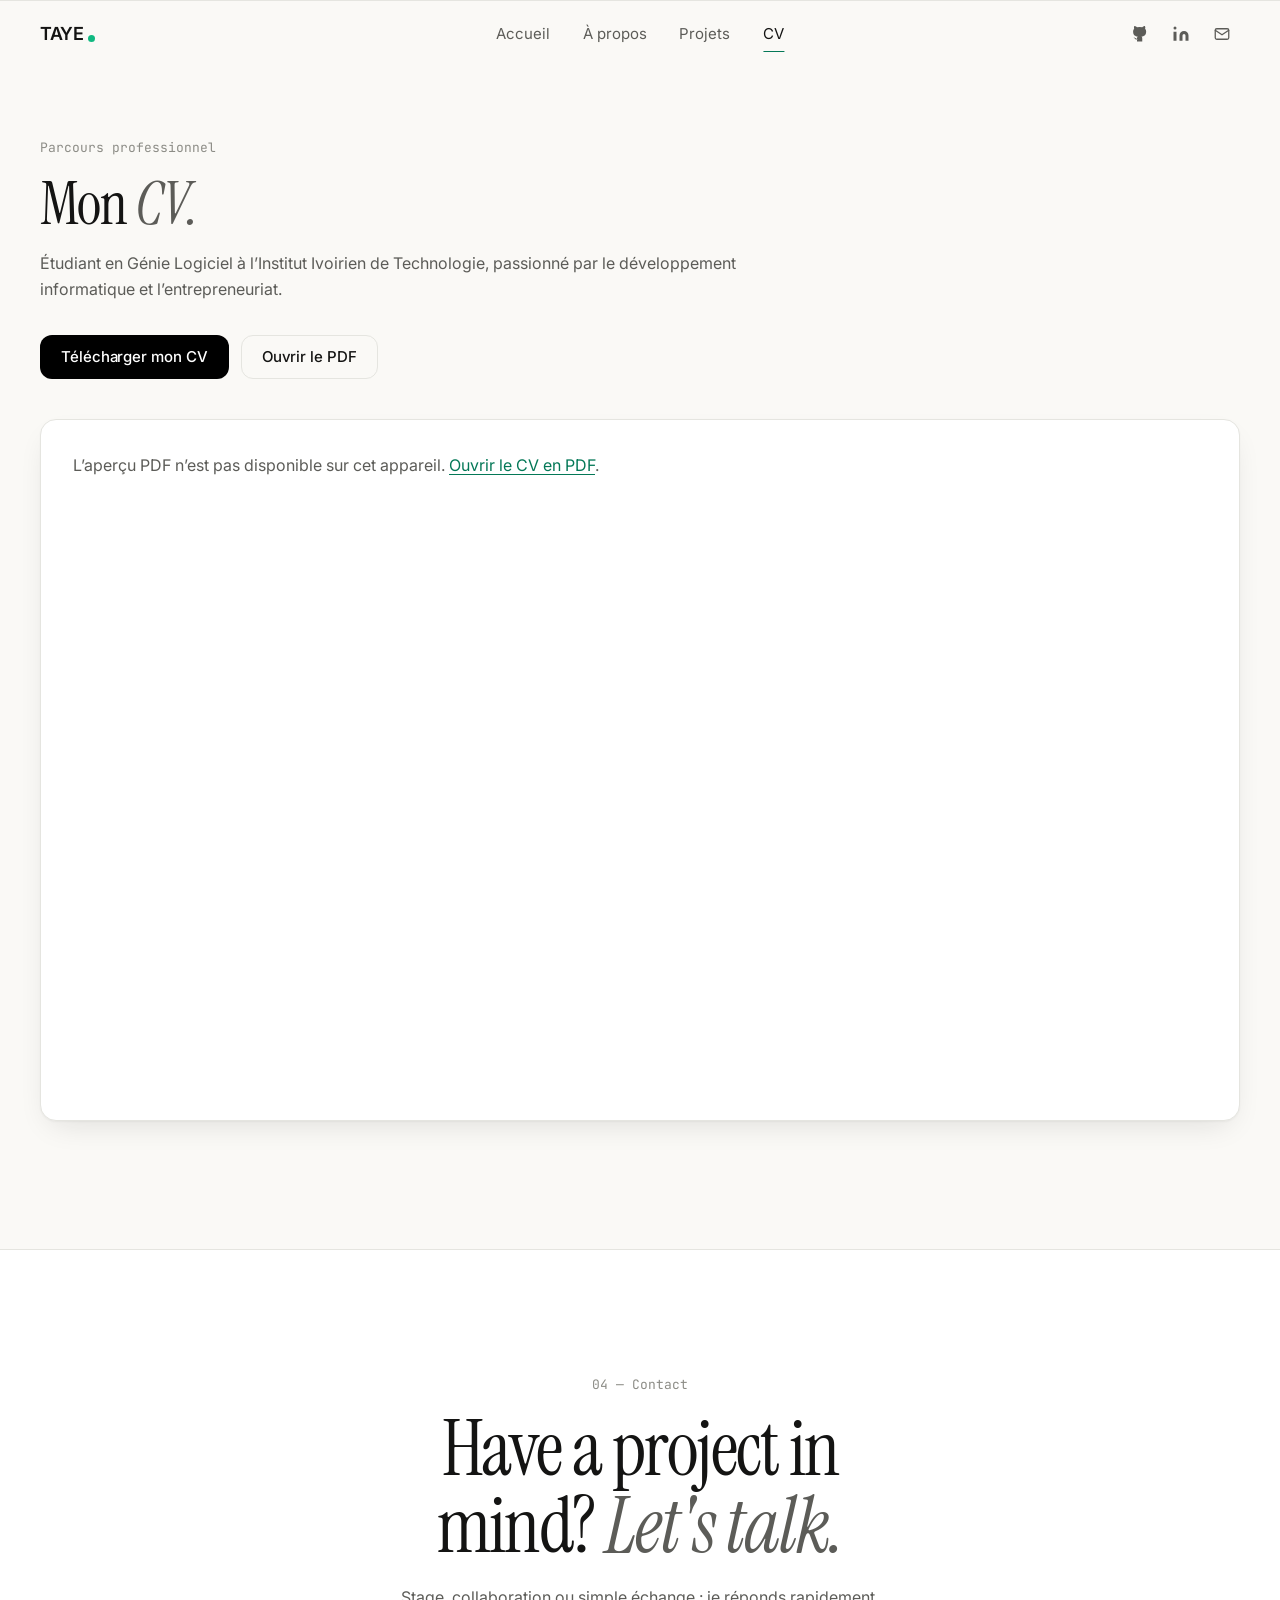
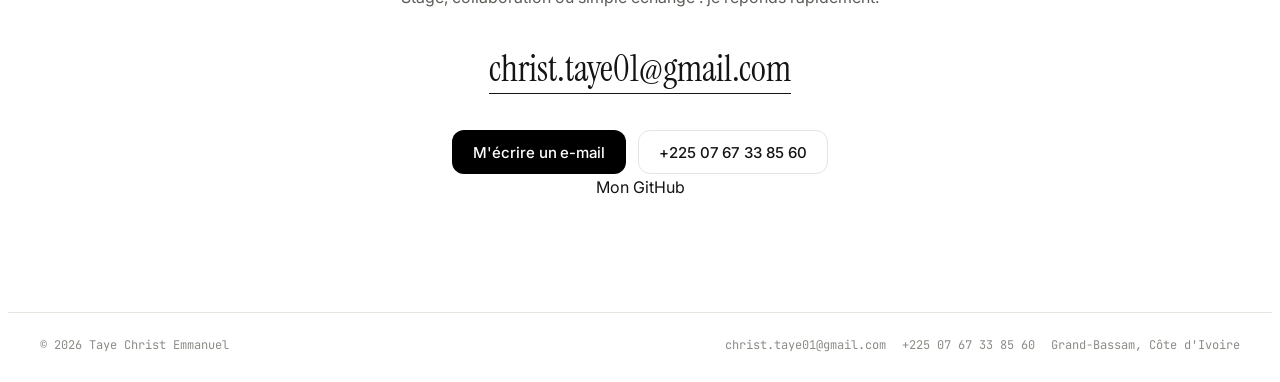
<file: cv.html>
<!DOCTYPE html>
<html lang="fr"><head><meta charset="UTF-8"><meta name="viewport" content="width=device-width, initial-scale=1"><title>Mon CV — Taye Christ Emmanuel</title><meta name="description" content="Consultez et téléchargez le CV de Taye Christ Emmanuel."><meta name="theme-color" content="#FAF9F6"><link rel="icon" href="assets/icons/favicon.svg" type="image/svg+xml"><link rel="preconnect" href="https://fonts.googleapis.com"><link rel="preconnect" href="https://fonts.gstatic.com" crossorigin><link href="https://fonts.googleapis.com/css2?family=Instrument+Serif:ital@0;1&family=Inter:wght@400;500;600&family=JetBrains+Mono:wght@400;500&display=swap" rel="stylesheet"><link href="https://cdn.jsdelivr.net/npm/bootstrap@5.3.3/dist/css/bootstrap.min.css" rel="stylesheet"><link href="css/style.css" rel="stylesheet"><script>document.documentElement.classList.add('js');</script></head>
<body>  <header class="site-nav" id="nav">
    <div class="wrap nav__inner">
      <a href="index.html" class="nav__logo" aria-label="TAYE — accueil">TAYE<span class="nav__dot" aria-hidden="true"></span></a>
      <nav class="nav__links" aria-label="Navigation principale">
        <a href="index.html" class="nav__link" data-page="index.html">Accueil</a>
        <a href="about.html" class="nav__link" data-page="about.html">À propos</a>
        <a href="projects.html" class="nav__link" data-page="projects.html">Projets</a>
        <a href="cv.html" class="nav__link" data-page="cv.html" aria-current="page">CV</a>
      </nav>
      <div class="nav__social" aria-label="Réseaux sociaux et contact">
        <a class="social-link" href="https://github.com/pibrochrist04" target="_blank" rel="noopener noreferrer" data-social="github" aria-label="GitHub" title="GitHub"><svg viewBox="0 0 24 24" aria-hidden="true"><path d="M9 19c-4.3 1.4-4.3-2.5-6-3m12 6v-3.9a3.4 3.4 0 0 0-.9-2.7c3-.3 6.1-1.5 6.1-6.7A5.2 5.2 0 0 0 18.8 5a4.8 4.8 0 0 0-.1-3.5S17.5 1.2 15 3a13 13 0 0 0-7 0C5.5 1.2 4.3 1.5 4.3 1.5A4.8 4.8 0 0 0 4.2 5a5.2 5.2 0 0 0-1.4 3.7c0 5.2 3.1 6.4 6.1 6.7a3.4 3.4 0 0 0-.9 2.7V22"/></svg></a>
        <a class="social-link" href="https://www.linkedin.com/in/christ-emmanuel-tay%C3%A9-169100419?utm_source=share_via&amp;utm_content=profile&amp;utm_medium=member_ios" target="_blank" rel="noopener noreferrer" data-social="linkedin" aria-label="LinkedIn" title="LinkedIn"><svg viewBox="0 0 24 24" aria-hidden="true"><path d="M16 8a6 6 0 0 1 6 6v7h-4v-7a2 2 0 0 0-4 0v7h-4v-7a6 6 0 0 1 6-6ZM2 9h4v12H2z"/><circle cx="4" cy="4" r="2"/></svg></a>
        <a class="social-link" href="mailto:christ.taye@gmail.com" aria-label="Envoyer un e-mail" title="E-mail"><svg viewBox="0 0 24 24" aria-hidden="true"><rect x="3" y="5" width="18" height="14" rx="2"/><path d="m3 7 9 6 9-6"/></svg></a>
      </div>
      <button class="nav__burger" id="navBurger" type="button" aria-label="Ouvrir le menu" aria-expanded="false" aria-controls="mobileMenu"><span></span><span></span></button>
    </div>
    <div class="mobile-menu" id="mobileMenu"><div class="wrap mobile-menu__inner">
      <a href="index.html" class="mobile-menu__link" data-page="index.html">Accueil</a><a href="about.html" class="mobile-menu__link" data-page="about.html">À propos</a><a href="projects.html" class="mobile-menu__link" data-page="projects.html">Projets</a><a href="cv.html" class="mobile-menu__link" data-page="cv.html" aria-current="page">CV</a>
      <div class="mobile-menu__social"><a href="https://github.com/pibrochrist04" target="_blank" rel="noopener noreferrer" data-social="github" aria-label="GitHub">GitHub ↗</a><a href="https://www.linkedin.com/in/christ-emmanuel-tay%C3%A9-169100419?utm_source=share_via&amp;utm_content=profile&amp;utm_medium=member_ios" target="_blank" rel="noopener noreferrer" data-social="linkedin" aria-label="LinkedIn">LinkedIn ↗</a><a href="mailto:christ.taye@gmail.com">E-mail</a></div>
    </div></div>
  </header><main id="top"><section class="section cv-page"><div class="wrap"><header class="section__head reveal"><span class="eyebrow">Parcours professionnel</span><h1 class="section__title">Mon <em>CV.</em></h1><p class="cv-lead">Étudiant en Génie Logiciel à l’Institut Ivoirien de Technologie, passionné par le développement informatique et l’entrepreneuriat.</p></header><div class="cv-actions reveal"><a class="button button--ink" href="assets/documents/CV-Taye-Christ-Emmanuel.pdf" download="CV-Taye-Christ-Emmanuel.pdf">Télécharger mon CV</a><a class="button button--line" href="assets/documents/CV-Taye-Christ-Emmanuel.pdf" target="_blank" rel="noopener noreferrer">Ouvrir le PDF</a></div><div class="cv-frame reveal"><object data="assets/documents/CV-Taye-Christ-Emmanuel.pdf" type="application/pdf" aria-label="Aperçu du CV de Taye Christ Emmanuel"><p>L’aperçu PDF n’est pas disponible sur cet appareil. <a href="assets/documents/CV-Taye-Christ-Emmanuel.pdf" target="_blank" rel="noopener noreferrer">Ouvrir le CV en PDF</a>.</p></object></div></div></section>    <!-- ============================== 04 CONTACT ============================== -->
    <section class="contact" id="contact">
      <div class="wrap contact__inner reveal">
        <span class="eyebrow">04 — Contact</span>
        <h2 class="contact__title">Have a project in mind? <em>Let's talk.</em></h2>
        <p class="contact__lead">Stage, collaboration ou simple échange : je réponds rapidement.</p>

        <a href="mailto:christ.taye01@gmail.com" class="contact__mail">christ.taye01@gmail.com</a>

        <div class="contact__actions">
          <a href="mailto:christ.taye@gmail.com" class="button button--ink">M'écrire un e-mail</a>
          <a href="tel:+2250767338560" class="button button--line">+225 07 67 33 85 60</a>
        </div>
        <a href="https://github.com/pibrochrist04" target="_blank" rel="noopener noreferrer">
           Mon GitHub
        </a>
      </div>

      <footer class="wrap footer">
        <span>© <span id="year">2026</span> Taye Christ Emmanuel</span>
        <div class="footer__contact"><a href="mailto:christ.taye01@gmail.com">christ.taye01@gmail.com</a><a href="tel:+2250767338560">+225 07 67 33 85 60</a><span>Grand-Bassam, Côte d'Ivoire</span></div>
      </footer>
    </section>
</main>
  <button class="to-top" id="toTop" type="button" aria-label="Revenir en haut de la page"><svg width="16" height="16" viewBox="0 0 16 16" fill="none" aria-hidden="true"><path d="M8 13V3M3.5 7.5 8 3l4.5 4.5" stroke="currentColor" stroke-width="1.6" stroke-linecap="round" stroke-linejoin="round"/></svg></button><script src="js/script.js" defer></script></body></html>
</file>
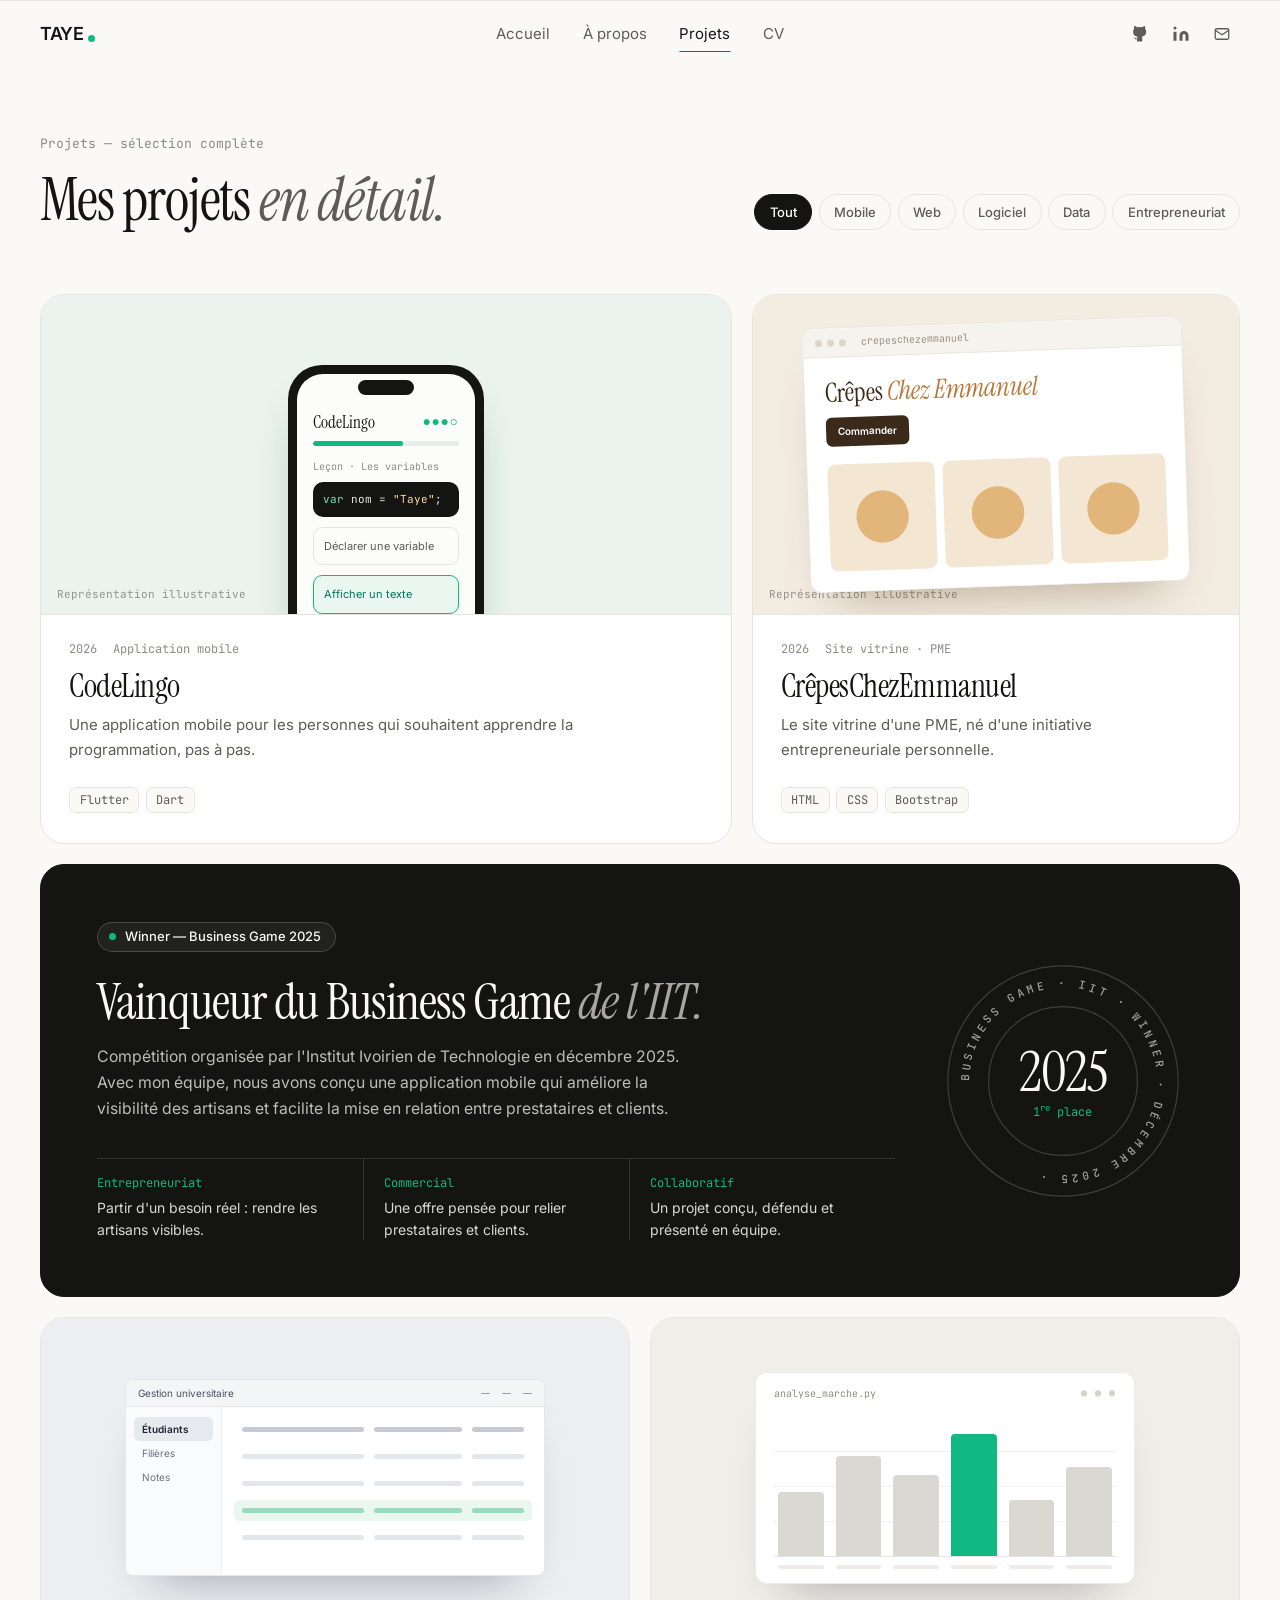
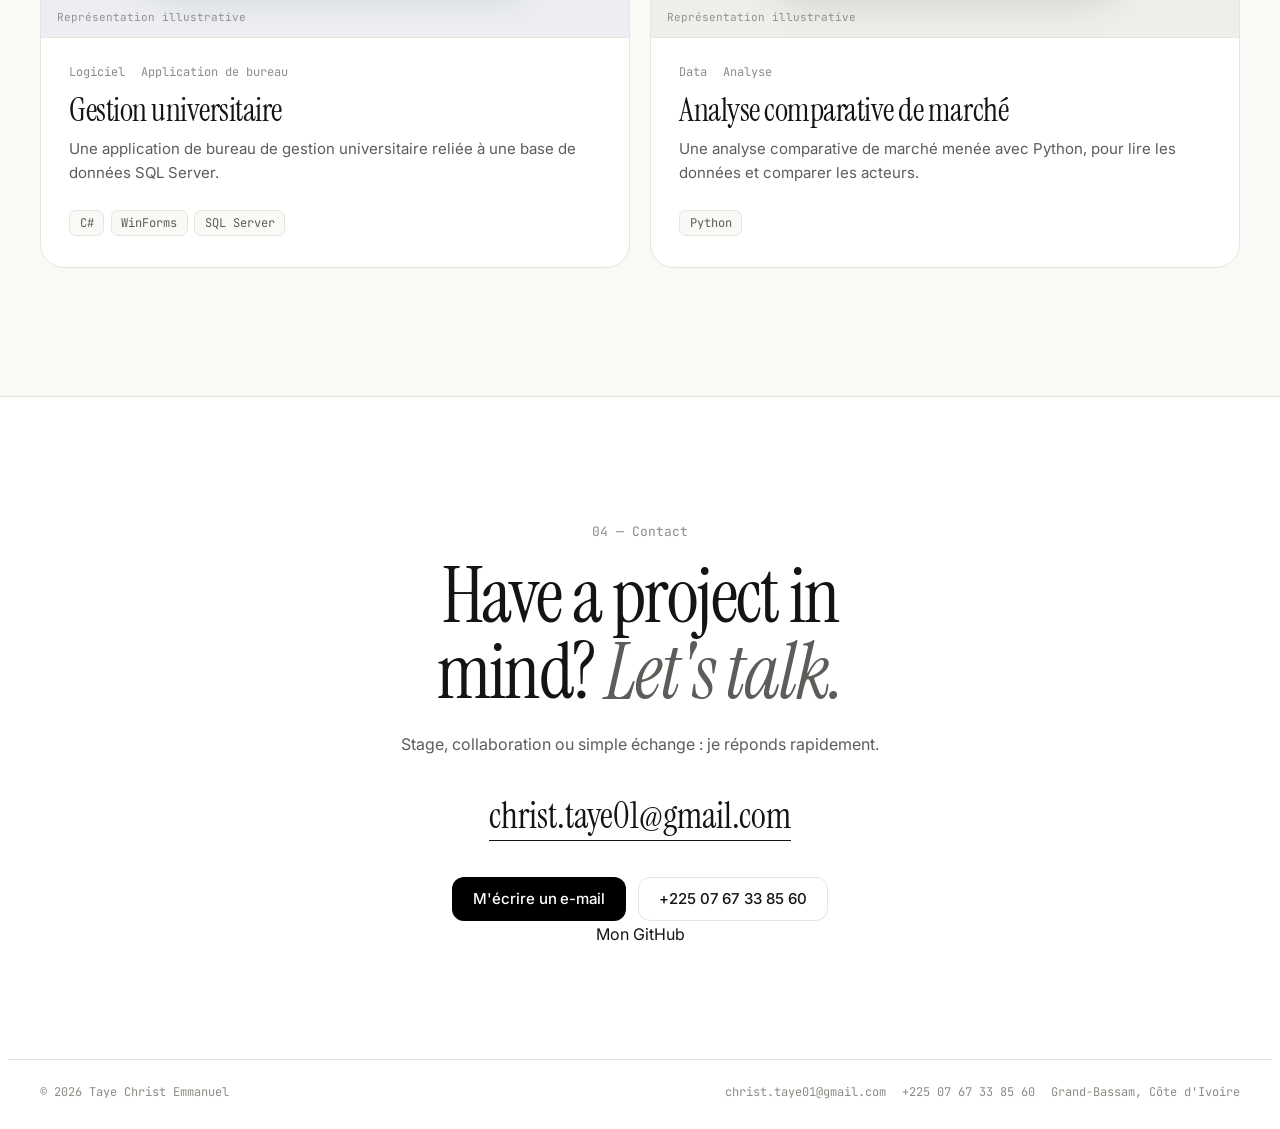
<file: projects.html>
<!DOCTYPE html>
<html lang="fr"><head><meta charset="UTF-8"><meta name="viewport" content="width=device-width, initial-scale=1"><title>Projets — Taye Christ Emmanuel</title><meta name="description" content="Découvrez les projets de Taye Christ Emmanuel : CodeLingo, CrêpesChezEmmanuel, Business Game IIT et autres réalisations."><meta name="theme-color" content="#FAF9F6"><link rel="icon" href="assets/icons/favicon.svg" type="image/svg+xml"><link rel="preconnect" href="https://fonts.googleapis.com"><link rel="preconnect" href="https://fonts.gstatic.com" crossorigin><link href="https://fonts.googleapis.com/css2?family=Instrument+Serif:ital@0;1&family=Inter:wght@400;500;600&family=JetBrains+Mono:wght@400;500&display=swap" rel="stylesheet"><link href="https://cdn.jsdelivr.net/npm/bootstrap@5.3.3/dist/css/bootstrap.min.css" rel="stylesheet"><link href="css/style.css" rel="stylesheet"><script>document.documentElement.classList.add('js');</script></head>
<body>  <header class="site-nav" id="nav">
    <div class="wrap nav__inner">
      <a href="index.html" class="nav__logo" aria-label="TAYE — accueil">TAYE<span class="nav__dot" aria-hidden="true"></span></a>
      <nav class="nav__links" aria-label="Navigation principale">
        <a href="index.html" class="nav__link" data-page="index.html">Accueil</a>
        <a href="about.html" class="nav__link" data-page="about.html">À propos</a>
        <a href="projects.html" class="nav__link" data-page="projects.html" aria-current="page">Projets</a>
        <a href="cv.html" class="nav__link" data-page="cv.html">CV</a>
      </nav>
      <div class="nav__social" aria-label="Réseaux sociaux et contact">
        <a class="social-link" href="https://github.com/pibrochrist04" target="_blank" rel="noopener noreferrer" data-social="github" aria-label="GitHub" title="GitHub"><svg viewBox="0 0 24 24" aria-hidden="true"><path d="M9 19c-4.3 1.4-4.3-2.5-6-3m12 6v-3.9a3.4 3.4 0 0 0-.9-2.7c3-.3 6.1-1.5 6.1-6.7A5.2 5.2 0 0 0 18.8 5a4.8 4.8 0 0 0-.1-3.5S17.5 1.2 15 3a13 13 0 0 0-7 0C5.5 1.2 4.3 1.5 4.3 1.5A4.8 4.8 0 0 0 4.2 5a5.2 5.2 0 0 0-1.4 3.7c0 5.2 3.1 6.4 6.1 6.7a3.4 3.4 0 0 0-.9 2.7V22"/></svg></a>
        <a class="social-link" href="https://www.linkedin.com/in/christ-emmanuel-tay%C3%A9-169100419?utm_source=share_via&amp;utm_content=profile&amp;utm_medium=member_ios" target="_blank" rel="noopener noreferrer" data-social="linkedin" aria-label="LinkedIn" title="LinkedIn"><svg viewBox="0 0 24 24" aria-hidden="true"><path d="M16 8a6 6 0 0 1 6 6v7h-4v-7a2 2 0 0 0-4 0v7h-4v-7a6 6 0 0 1 6-6ZM2 9h4v12H2z"/><circle cx="4" cy="4" r="2"/></svg></a>
        <a class="social-link" href="mailto:christ.taye@gmail.com" aria-label="Envoyer un e-mail" title="E-mail"><svg viewBox="0 0 24 24" aria-hidden="true"><rect x="3" y="5" width="18" height="14" rx="2"/><path d="m3 7 9 6 9-6"/></svg></a>
      </div>
      <button class="nav__burger" id="navBurger" type="button" aria-label="Ouvrir le menu" aria-expanded="false" aria-controls="mobileMenu"><span></span><span></span></button>
    </div>
    <div class="mobile-menu" id="mobileMenu"><div class="wrap mobile-menu__inner">
      <a href="index.html" class="mobile-menu__link" data-page="index.html">Accueil</a><a href="about.html" class="mobile-menu__link" data-page="about.html">À propos</a><a href="projects.html" class="mobile-menu__link" data-page="projects.html" aria-current="page">Projets</a><a href="cv.html" class="mobile-menu__link" data-page="cv.html">CV</a>
      <div class="mobile-menu__social"><a href="https://github.com/pibrochrist04" target="_blank" rel="noopener noreferrer" data-social="github" aria-label="GitHub">GitHub ↗</a><a href="https://www.linkedin.com/in/christ-emmanuel-tay%C3%A9-169100419?utm_source=share_via&amp;utm_content=profile&amp;utm_medium=member_ios" target="_blank" rel="noopener noreferrer" data-social="linkedin" aria-label="LinkedIn">LinkedIn ↗</a><a href="mailto:christ.taye@gmail.com">E-mail</a></div>
    </div></div>
  </header><main id="top">    <!-- ============================== 02 WORK ============================== -->
    <section class="section" id="work">
      <div class="wrap">
        <header class="section__head section__head--split reveal">
          <div>
            <span class="eyebrow">Projets — sélection complète</span>
            <h2 class="section__title">Mes projets <em>en détail.</em></h2>
          </div>
          <div class="filters" role="group" aria-label="Filtrer les projets">
            <button type="button" class="filter is-active" data-filter="all" aria-pressed="true">Tout</button>
            <button type="button" class="filter" data-filter="mobile" aria-pressed="false">Mobile</button>
            <button type="button" class="filter" data-filter="web" aria-pressed="false">Web</button>
            <button type="button" class="filter" data-filter="software" aria-pressed="false">Logiciel</button>
            <button type="button" class="filter" data-filter="data" aria-pressed="false">Data</button>
            <button type="button" class="filter" data-filter="business" aria-pressed="false">Entrepreneuriat</button>
          </div>
        </header>

        <div class="work-grid" id="workGrid">

          <!-- CodeLingo -->
          <article class="work work--codelingo reveal" data-cats="mobile">
            <div class="work__visual work__visual--mint">
              <span class="work__note">Représentation illustrative</span>
              <div class="phone" aria-hidden="true">
                <div class="phone__notch"></div>
                <div class="phone__screen">
                  <div class="phone__top"><span class="phone__brand">CodeLingo</span><span class="phone__streak">●●●○</span></div>
                  <div class="phone__progress"><span></span></div>
                  <p class="phone__kicker">Leçon · Les variables</p>
                  <div class="phone__code"><span class="k">var</span> nom = <span class="s">"Taye"</span>;</div>
                  <div class="phone__choice">Déclarer une variable</div>
                  <div class="phone__choice phone__choice--on">Afficher un texte</div>
                  <div class="phone__btn">Continuer</div>
                </div>
              </div>
            </div>
            <div class="work__body">
              <div class="work__meta"><span>2026</span><span>Application mobile</span></div>
              <h3 class="work__title">CodeLingo</h3>
              <p>Une application mobile pour les personnes qui souhaitent apprendre la programmation, pas à pas.</p>
              <ul class="tags"><li>Flutter</li><li>Dart</li></ul>
            </div>
          </article>

          <!-- CrêpesChezEmmanuel -->
          <article class="work work--crepes reveal" data-cats="web business">
            <div class="work__visual work__visual--sand">
              <span class="work__note">Représentation illustrative</span>
              <div class="browser" aria-hidden="true">
                <div class="browser__bar"><i></i><i></i><i></i><span>crepeschezemmanuel</span></div>
                <div class="browser__page">
                  <p class="browser__title">Crêpes <em>Chez Emmanuel</em></p>
                  <span class="browser__cta">Commander</span>
                  <div class="browser__tiles"><span></span><span></span><span></span></div>
                </div>
              </div>
            </div>
            <div class="work__body">
              <div class="work__meta"><span>2026</span><span>Site vitrine · PME</span></div>
              <h3 class="work__title">CrêpesChezEmmanuel</h3>
              <p>Le site vitrine d'une PME, né d'une initiative entrepreneuriale personnelle.</p>
              <ul class="tags"><li>HTML</li><li>CSS</li><li>Bootstrap</li></ul>
            </div>
          </article>

          <!-- Business Game -->
          <article class="work work--award reveal" data-cats="business mobile">
            <div class="award__content">
              <span class="award__badge"><span class="pill__dot" aria-hidden="true"></span>Winner — Business Game 2025</span>
              <h3 class="award__title">Vainqueur du Business Game <em>de l'IIT.</em></h3>
              <p class="award__lead">
                Compétition organisée par l'Institut Ivoirien de Technologie en décembre 2025. Avec mon équipe, nous avons conçu une application mobile qui améliore la visibilité des artisans et facilite la mise en relation entre prestataires et clients.
              </p>
              <dl class="award__dims">
                <div><dt>Entrepreneuriat</dt><dd>Partir d'un besoin réel : rendre les artisans visibles.</dd></div>
                <div><dt>Commercial</dt><dd>Une offre pensée pour relier prestataires et clients.</dd></div>
                <div><dt>Collaboratif</dt><dd>Un projet conçu, défendu et présenté en équipe.</dd></div>
              </dl>
            </div>
            <div class="award__seal" aria-hidden="true">
              <svg class="seal__ring" viewBox="0 0 200 200">
                <defs><path id="sealPath" d="M100,100 m-78,0 a78,78 0 1,1 156,0 a78,78 0 1,1 -156,0"/></defs>
                <circle cx="100" cy="100" r="96" fill="none" stroke="rgba(250,249,246,.18)"/>
                <circle cx="100" cy="100" r="62" fill="none" stroke="rgba(250,249,246,.18)"/>
                <text><textPath href="#sealPath">BUSINESS GAME · IIT · WINNER · DÉCEMBRE 2025 ·</textPath></text>
              </svg>
              <div class="seal__core">
                <span class="seal__year">2025</span>
                <span class="seal__label">1<sup>re</sup> place</span>
              </div>
            </div>
          </article>

          <!-- Gestion universitaire -->
          <article class="work work--desk reveal" data-cats="software">
            <div class="work__visual work__visual--slate">
              <span class="work__note">Représentation illustrative</span>
              <div class="winapp" aria-hidden="true">
                <div class="winapp__bar"><span>Gestion universitaire</span><i></i><i></i><i></i></div>
                <div class="winapp__body">
                  <ul class="winapp__side"><li class="on">Étudiants</li><li>Filières</li><li>Notes</li></ul>
                  <div class="winapp__table">
                    <div class="winapp__row winapp__row--head"><span></span><span></span><span></span></div>
                    <div class="winapp__row"><span></span><span></span><span></span></div>
                    <div class="winapp__row"><span></span><span></span><span></span></div>
                    <div class="winapp__row winapp__row--sel"><span></span><span></span><span></span></div>
                    <div class="winapp__row"><span></span><span></span><span></span></div>
                  </div>
                </div>
              </div>
            </div>
            <div class="work__body">
              <div class="work__meta"><span>Logiciel</span><span>Application de bureau</span></div>
              <h3 class="work__title">Gestion universitaire</h3>
              <p>Une application de bureau de gestion universitaire reliée à une base de données SQL Server.</p>
              <ul class="tags"><li>C#</li><li>WinForms</li><li>SQL Server</li></ul>
            </div>
          </article>

          <!-- Analyse de marché -->
          <article class="work work--data reveal" data-cats="data">
            <div class="work__visual work__visual--stone">
              <span class="work__note">Représentation illustrative</span>
              <div class="chart" aria-hidden="true">
                <div class="chart__head"><span>analyse_marche.py</span><span>● ● ●</span></div>
                <div class="chart__bars">
                  <span style="--h:46%"></span><span style="--h:72%"></span><span style="--h:58%"></span>
                  <span class="on" style="--h:88%"></span><span style="--h:40%"></span><span style="--h:64%"></span>
                </div>
                <div class="chart__axis"><i></i><i></i><i></i><i></i><i></i><i></i></div>
              </div>
            </div>
            <div class="work__body">
              <div class="work__meta"><span>Data</span><span>Analyse</span></div>
              <h3 class="work__title">Analyse comparative de marché</h3>
              <p>Une analyse comparative de marché menée avec Python, pour lire les données et comparer les acteurs.</p>
              <ul class="tags"><li>Python</li></ul>
            </div>
          </article>
        </div>
      </div>
    </section>

    <!-- ============================== 04 CONTACT ============================== -->
    <section class="contact" id="contact">
      <div class="wrap contact__inner reveal">
        <span class="eyebrow">04 — Contact</span>
        <h2 class="contact__title">Have a project in mind? <em>Let's talk.</em></h2>
        <p class="contact__lead">Stage, collaboration ou simple échange : je réponds rapidement.</p>

        <a href="mailto:christ.taye01@gmail.com" class="contact__mail">christ.taye01@gmail.com</a>

        <div class="contact__actions">
          <a href="mailto:christ.taye@gmail.com" class="button button--ink">M'écrire un e-mail</a>
          <a href="tel:+2250767338560" class="button button--line">+225 07 67 33 85 60</a>
        </div>
        <a href="https://github.com/pibrochrist04" target="_blank" rel="noopener noreferrer">
           Mon GitHub
        </a>
      </div>

      <footer class="wrap footer">
        <span>© <span id="year">2026</span> Taye Christ Emmanuel</span>
        <div class="footer__contact"><a href="mailto:christ.taye01@gmail.com">christ.taye01@gmail.com</a><a href="tel:+2250767338560">+225 07 67 33 85 60</a><span>Grand-Bassam, Côte d'Ivoire</span></div>
      </footer>
    </section>
</main>
  <button class="to-top" id="toTop" type="button" aria-label="Revenir en haut de la page"><svg width="16" height="16" viewBox="0 0 16 16" fill="none" aria-hidden="true"><path d="M8 13V3M3.5 7.5 8 3l4.5 4.5" stroke="currentColor" stroke-width="1.6" stroke-linecap="round" stroke-linejoin="round"/></svg></button><script src="js/script.js" defer></script></body></html>
</file>
<file: css/style.css>
/* ==========================================================================
   Taye Christ Emmanuel — Portfolio
   Direction : éditorial minimaliste, crème & encre, accent vert unique.
   ========================================================================== */

:root {
  --bg: #FAF9F6;
  --white: #FFFFFF;
  --ink: #141413;
  --ink-2: #5C5C58;
  --ink-3: #8C8C86;
  --line: #E5E5E0;
  --soft: #F1EFEA;
  --green: #10B981;
  --green-ink: #047857;
  --black: #000000;

  --serif: 'Instrument Serif', 'Newsreader', Georgia, serif;
  --sans: 'Inter', 'Plus Jakarta Sans', system-ui, -apple-system, 'Segoe UI', sans-serif;
  --mono: 'JetBrains Mono', ui-monospace, 'Cascadia Mono', Consolas, monospace;

  --wrap: 1200px;
  --gutter: 32px;
  --section-y: 128px;
  --nav-h: 68px;

  --r-sm: 10px;
  --r-md: 16px;
  --r-lg: 24px;

  --ease: cubic-bezier(.22, .61, .36, 1);
  --shadow-float: 0 1px 2px rgba(20, 20, 19, .04), 0 12px 32px -12px rgba(20, 20, 19, .14);
}

/* ---------- Base ---------- */
html { scroll-behavior: smooth; scroll-padding-top: var(--nav-h); -webkit-font-smoothing: antialiased; -moz-osx-font-smoothing: grayscale; }
body {
  margin: 0;
  background: var(--bg);
  color: var(--ink);
  font-family: var(--sans);
  font-size: 1rem;
  line-height: 1.65;
  overflow-x: hidden;
}
h1, h2, h3, p, ul, dl, dd, figure { margin: 0; padding: 0; }
ul { list-style: none; }
a { color: inherit; text-decoration: none; }
img { display: block; max-width: 100%; height: auto; }
h1, h2, h3 { text-wrap: balance; }
p, li, dd { text-wrap: pretty; }
em { font-style: italic; }
::selection { background: var(--ink); color: var(--bg); }
:focus-visible { outline: 2px solid var(--green); outline-offset: 3px; border-radius: 6px; }

.wrap { width: 100%; max-width: calc(var(--wrap) + var(--gutter) * 2); margin: 0 auto; padding: 0 var(--gutter); }

/* ---------- Buttons ---------- */
.button {
  display: inline-flex; align-items: center; justify-content: center; gap: .55rem;
  min-height: 44px; padding: 0 1.25rem;
  border-radius: 12px; border: 1px solid transparent;
  font: 500 .9375rem/1 var(--sans); letter-spacing: -.005em;
  cursor: pointer; white-space: nowrap;
  transition: background-color .2s var(--ease), color .2s var(--ease), border-color .2s var(--ease), transform .2s var(--ease), box-shadow .2s var(--ease);
}
.button:active { transform: scale(.97); }
.button svg { transition: transform .25s var(--ease); }
.button--ink { background: var(--black); color: var(--white); }
.button--ink:hover { background: #262624; color: var(--white); box-shadow: 0 8px 20px -10px rgba(0,0,0,.45); }
.button--ink:hover svg { transform: translate(2px, -2px); }
.button--line { background: transparent; color: var(--ink); border-color: var(--line); }
.button--line:hover { background: var(--white); border-color: #D2D2CB; color: var(--ink); }

/* ---------- Navbar ---------- */
.site-nav {
  position: fixed; inset: 0 0 auto 0; z-index: 50;
  border-bottom: 1px solid transparent;
  transition: background-color .3s var(--ease), border-color .3s var(--ease), backdrop-filter .3s;
}
.site-nav.is-scrolled, .site-nav.is-open {
  background: rgba(250, 249, 246, .82);
  -webkit-backdrop-filter: saturate(140%) blur(14px);
  backdrop-filter: saturate(140%) blur(14px);
  border-bottom-color: var(--line);
}
.nav__inner { position: relative; height: var(--nav-h); display: flex; align-items: center; justify-content: space-between; }
.nav__logo { display: inline-flex; align-items: center; gap: 2px; font: 600 1.125rem/1 var(--sans); letter-spacing: -.02em; color: var(--ink); }
.nav__dot { width: 7px; height: 7px; border-radius: 50%; background: var(--green); margin-left: 2px; transform: translateY(4px); }
.nav__links { position: absolute; left: 50%; transform: translateX(-50%); display: flex; gap: .25rem; }
.nav__link {
  position: relative; padding: .5rem .9rem; border-radius: 0;
  font-size: .9375rem; color: var(--ink-2);
  transition: color .2s var(--ease);
}
.nav__link::after { content: ""; position: absolute; left: .9rem; right: .9rem; bottom: .12rem; height: 1px; background: var(--green-ink); transform: scaleX(0); transform-origin: center; transition: transform .25s var(--ease); }
.nav__link:hover, .nav__link[aria-current="page"] { color: var(--ink); }
.nav__link[aria-current="page"]::after { transform: scaleX(1); }
.nav__social { display: flex; align-items: center; gap: .3rem; margin-left: auto; }
.social-link { display: grid; place-items: center; width: 36px; height: 36px; color: var(--ink-2); border-radius: 50%; transition: color .2s var(--ease), background-color .2s var(--ease), transform .2s var(--ease); }
.social-link:hover { color: var(--green-ink); background: rgba(16,185,129,.08); transform: translateY(-1px); }
.social-link svg { width: 18px; height: 18px; fill: none; stroke: currentColor; stroke-width: 1.7; stroke-linecap: round; stroke-linejoin: round; }
.social-link:first-child svg, .social-link:nth-child(2) svg { fill: currentColor; stroke: none; }
.nav__burger { margin-left: .5rem; }

.nav__burger { display: none; position: relative; width: 44px; height: 44px; margin-right: -10px; border: 0; background: transparent; cursor: pointer; }
.nav__burger span { position: absolute; left: 12px; right: 12px; height: 1.5px; background: var(--ink); border-radius: 2px; transition: transform .3s var(--ease), top .3s var(--ease); }
.nav__burger span:first-child { top: 18px; }
.nav__burger span:last-child { top: 25px; }
.site-nav.is-open .nav__burger span:first-child { top: 21.5px; transform: rotate(45deg); }
.site-nav.is-open .nav__burger span:last-child { top: 21.5px; transform: rotate(-45deg); }

.mobile-menu { display: grid; grid-template-rows: 0fr; transition: grid-template-rows .35s var(--ease); }
.mobile-menu__inner { overflow: hidden; display: flex; flex-direction: column; }
.site-nav.is-open .mobile-menu { grid-template-rows: 1fr; }
.mobile-menu__link {
  padding: 1rem 0; border-top: 1px solid var(--line);
  font: 400 1.75rem/1.1 var(--serif); color: var(--ink);
  opacity: 0; transform: translateY(-6px); transition: opacity .3s var(--ease), transform .3s var(--ease);
}
.mobile-menu__link[aria-current="page"] { color: var(--green-ink); }
.mobile-menu__social { display: flex; gap: 1.25rem; padding: .25rem 0 1.25rem; font: 400 .8125rem/1.4 var(--mono); color: var(--ink-2); opacity: 0; transition: opacity .3s var(--ease); }
.site-nav.is-open .mobile-menu__social { opacity: 1; transition-delay: .14s; }
.mobile-menu__cta { margin: .75rem 0 1.25rem; opacity: 0; transition: opacity .3s var(--ease); }
.site-nav.is-open .mobile-menu__link, .site-nav.is-open .mobile-menu__cta { opacity: 1; transform: none; }
.site-nav.is-open .mobile-menu__link:nth-child(2) { transition-delay: .05s; }
.site-nav.is-open .mobile-menu__cta { transition-delay: .1s; }

/* ---------- Shared bits ---------- */
.pill {
  display: inline-flex; align-items: center; gap: .55rem;
  padding: .4rem .85rem .4rem .7rem;
  background: var(--white); border: 1px solid var(--line); border-radius: 999px;
  font: 500 .8125rem/1.2 var(--sans); color: var(--ink-2);
}
.pill__dot { position: relative; width: 7px; height: 7px; border-radius: 50%; background: var(--green); flex-shrink: 0; }
.pill__dot::after { content: ""; position: absolute; inset: -4px; border-radius: 50%; border: 1px solid var(--green); opacity: 0; animation: ping 2.6s var(--ease) infinite; }
@keyframes ping { 0% { transform: scale(.6); opacity: .7; } 80%, 100% { transform: scale(1.5); opacity: 0; } }

.eyebrow { display: inline-block; font: 400 .8125rem/1 var(--mono); color: var(--ink-3); letter-spacing: 0; margin-bottom: 1.25rem; }

/* ---------- Hero ---------- */
.hero { padding: calc(var(--nav-h) + 72px) 0 104px; }
.hero__grid { display: grid; grid-template-columns: minmax(0, 1.12fr) minmax(0, .88fr); gap: 72px; align-items: center; }
.hero__content { max-width: 640px; }
.hero__title {
  margin: 1.75rem 0 1.5rem;
  font: 400 clamp(3rem, 6vw, 5.5rem)/1 var(--serif);
  letter-spacing: -.025em; color: var(--ink);
}
.hero__title em { color: var(--ink); }
.hero__lead { max-width: 30rem; font-size: 1.0625rem; color: var(--ink-2); }
.hero__actions { display: flex; flex-wrap: wrap; gap: .75rem; margin: 2.25rem 0 3.25rem; }

.stack { display: flex; align-items: baseline; gap: 1.5rem; padding-top: 1.5rem; border-top: 1px solid var(--line); }
.stack__label { font: 400 .75rem/1 var(--mono); color: var(--ink-3); white-space: nowrap; }
.stack__list { display: flex; flex-wrap: wrap; gap: .5rem 1.4rem; }
.stack__list li { font: 500 .875rem/1 var(--mono); color: #A3A39C; letter-spacing: -.01em; transition: color .2s var(--ease); }
.stack__list li:hover { color: var(--ink); }

.hero__visual { position: relative; width: 100%; max-width: 440px; justify-self: end; margin-right: 24px; }
.hero__rings { position: absolute; left: 50%; top: 44%; width: 128%; transform: translate(-50%, -50%); pointer-events: none; }
.hero__rings circle { fill: none; stroke: var(--line); stroke-width: 1; }
.portrait {
  position: relative; aspect-ratio: 4 / 5; overflow: hidden;
  border-radius: 999px 999px var(--r-lg) var(--r-lg);
  background: linear-gradient(180deg, #F0EEE8 0%, #ECE9E2 100%);
  border: 1px solid var(--line);
}
.portrait img { position: absolute; left: 0; top: 4%; width: 100%; height: auto; }

.float-card {
  position: absolute; display: flex; align-items: center; gap: .7rem;
  padding: .7rem 1rem .7rem .7rem;
  background: rgba(255, 255, 255, .92); -webkit-backdrop-filter: blur(10px); backdrop-filter: blur(10px);
  border: 1px solid var(--line); border-radius: 14px; box-shadow: var(--shadow-float);
  animation: drift 7s ease-in-out infinite alternate;
}
.float-card strong { display: block; font: 600 .8125rem/1.25 var(--sans); color: var(--ink); letter-spacing: -.01em; }
.float-card small { display: block; font: 400 .75rem/1.3 var(--mono); color: var(--ink-3); margin-top: 2px; }
.float-card__icon { display: grid; place-items: center; width: 32px; height: 32px; border-radius: 9px; background: #E8F7F0; color: var(--green-ink); flex-shrink: 0; }
.float-card__icon--ink { background: var(--ink); color: var(--white); }
.float-card--a { left: -56px; top: 16%; }
.float-card--b { right: -36px; bottom: 13%; animation-delay: -3.5s; }
@keyframes drift { from { transform: translateY(0); } to { transform: translateY(-8px); } }

/* Hero load sequence */
.js .hero-anim { opacity: 0; transform: translateY(14px); animation: rise .9s var(--ease) forwards; animation-delay: calc(var(--d) * 90ms + 80ms); }
.js .hero__visual.hero-anim { transform: translateY(18px) scale(.985); animation-duration: 1.1s; }
@keyframes rise { to { opacity: 1; transform: none; } }

/* ---------- Sections ---------- */
.section { padding: var(--section-y) 0; border-top: 1px solid var(--line); }
.section__head { margin-bottom: 4rem; }
.section__head--split { display: flex; align-items: flex-end; justify-content: space-between; gap: 2rem; flex-wrap: wrap; }
.section__title { font: 400 clamp(2.5rem, 4.6vw, 4rem)/1.02 var(--serif); letter-spacing: -.02em; }
.section__title em { color: var(--ink-2); }

/* Reveal */
.js .reveal { opacity: 0; transform: translateY(18px); transition: opacity .8s var(--ease), transform .8s var(--ease); }
.js .reveal.is-visible { opacity: 1; transform: none; }

/* ---------- About ---------- */
.about__grid { display: grid; grid-template-columns: minmax(0, 1.25fr) minmax(0, .75fr); gap: 96px; align-items: start; }
.about__text p { max-width: 36rem; color: var(--ink-2); }
.about__text p + p { margin-top: 1rem; }
.about__text .about__lead { max-width: 40rem; margin-bottom: 1.75rem; font: 400 clamp(1.5rem, 2.3vw, 2rem)/1.3 var(--serif); color: var(--ink); letter-spacing: -.01em; }

.facts { border-top: 1px solid var(--ink); }
.facts__row { display: grid; grid-template-columns: 112px 1fr; gap: 1rem; padding: 1.05rem 0; border-bottom: 1px solid var(--line); }
.facts dt { font: 400 .75rem/1.9 var(--mono); color: var(--ink-3); font-weight: 400; }
.facts dd { font-weight: 500; font-size: .9375rem; color: var(--ink); }
.facts dd span { display: block; font-weight: 400; font-size: .8125rem; color: var(--ink-2); margin-top: 2px; }
.facts__cv { display: inline-flex; align-items: center; gap: .5rem; margin-top: 1.25rem; font-size: .875rem; font-weight: 500; color: var(--ink); border-bottom: 1px solid var(--ink); padding-bottom: 2px; transition: color .2s, border-color .2s; }
.facts__cv:hover { color: var(--green-ink); border-color: var(--green-ink); }

.traits { display: grid; grid-template-columns: repeat(4, 1fr); gap: 16px; margin-top: 5rem; }
.trait {
  padding: 1.75rem 1.5rem 1.6rem; background: var(--white);
  border: 1px solid var(--line); border-radius: var(--r-md);
  transition: border-color .25s var(--ease), transform .25s var(--ease);
}
.trait:hover { border-color: #D2D2CB; transform: translateY(-2px); }
.trait__icon { color: var(--ink); margin-bottom: 2.5rem; }
.trait h3 { font: 400 1.5rem/1.15 var(--serif); letter-spacing: -.01em; margin-bottom: .5rem; }
.trait p { font-size: .875rem; line-height: 1.6; color: var(--ink-2); }

/* ---------- Work ---------- */
.filters { display: flex; flex-wrap: wrap; gap: .4rem; }
.filter {
  min-height: 36px; padding: 0 .9rem; border-radius: 999px;
  border: 1px solid var(--line); background: transparent;
  font: 500 .8125rem/1 var(--sans); color: var(--ink-2); cursor: pointer;
  transition: background-color .2s var(--ease), color .2s var(--ease), border-color .2s var(--ease);
}
.filter:hover { color: var(--ink); border-color: #D2D2CB; background: var(--white); }
.filter.is-active { background: var(--ink); border-color: var(--ink); color: var(--white); }

.work-grid { display: grid; grid-template-columns: repeat(12, minmax(0, 1fr)); gap: 20px; }
.work {
  display: flex; flex-direction: column; overflow: hidden;
  background: var(--white); border: 1px solid var(--line); border-radius: var(--r-lg);
  transition: transform .35s var(--ease), box-shadow .35s var(--ease), border-color .35s var(--ease), opacity .8s var(--ease);
}
.work:hover { transform: translateY(-4px); box-shadow: 0 24px 48px -28px rgba(20,20,19,.28); border-color: #DADAD3; }
.work--codelingo { grid-column: span 7; }
.work--crepes { grid-column: span 5; }
.work--award { grid-column: span 12; }
.work--desk, .work--data { grid-column: span 6; }
.work-grid.is-filtered .work { grid-column: span 6; }
.work.is-hidden { display: none; }

.work__visual { position: relative; height: 320px; display: grid; place-items: center; overflow: hidden; border-bottom: 1px solid var(--line); }
.work__visual--mint { background: #EAF3EE; }
.work__visual--sand { background: #F3ECE1; }
.work__visual--slate { background: #ECEEF1; }
.work__visual--stone { background: #EFEEE9; }
.work__note { position: absolute; left: 16px; bottom: 14px; font: 400 .6875rem/1 var(--mono); color: rgba(20,20,19,.42); }
.work__body { padding: 1.75rem 1.75rem 1.9rem; display: flex; flex-direction: column; gap: .6rem; flex: 1; }
.work__meta { display: flex; gap: 1rem; font: 400 .75rem/1 var(--mono); color: var(--ink-3); }
.work__title { font: 400 2rem/1.05 var(--serif); letter-spacing: -.015em; margin-top: .35rem; }
.work__body > p { color: var(--ink-2); font-size: .9375rem; max-width: 34rem; }
.tags { display: flex; flex-wrap: wrap; gap: .4rem; margin-top: auto; padding-top: .9rem; }
.tags li { padding: .3rem .6rem; border: 1px solid var(--line); border-radius: 7px; font: 400 .75rem/1.2 var(--mono); color: var(--ink-2); background: var(--bg); }

/* Phone mockup — CodeLingo */
.phone {
  position: relative; width: 196px; height: 380px; margin-top: 70px;
  background: var(--ink); border-radius: 34px; padding: 9px;
  box-shadow: 0 30px 50px -24px rgba(20,60,40,.45);
  transition: transform .5s var(--ease);
}
.work:hover .phone { transform: translateY(-8px); }
.phone__notch { position: absolute; top: 15px; left: 50%; width: 56px; height: 15px; transform: translateX(-50%); background: var(--ink); border-radius: 10px; z-index: 2; }
.phone__screen { height: 100%; border-radius: 26px; background: #FCFCFA; padding: 40px 16px 16px; display: flex; flex-direction: column; gap: 10px; }
.phone__top { display: flex; justify-content: space-between; align-items: center; }
.phone__brand { font: 400 1.05rem/1 var(--serif); color: var(--ink); }
.phone__streak { font-size: .5rem; letter-spacing: 2px; color: var(--green); }
.phone__progress { height: 5px; border-radius: 4px; background: #E8EDE9; overflow: hidden; }
.phone__progress span { display: block; width: 62%; height: 100%; background: var(--green); border-radius: 4px; }
.phone__kicker { font: 400 .625rem/1 var(--mono); color: var(--ink-3); margin-top: 6px; }
.phone__code { font: 400 .6875rem/1.4 var(--mono); padding: 10px; border-radius: 10px; background: var(--ink); color: #E7E7E2; }
.phone__code .k { color: #6EE7B7; } .phone__code .s { color: #FCD9A8; }
.phone__choice { font-size: .6875rem; padding: 9px 10px; border: 1px solid var(--line); border-radius: 9px; color: var(--ink-2); }
.phone__choice--on { border-color: var(--green); background: #EAF7F1; color: var(--green-ink); }
.phone__btn { margin-top: auto; text-align: center; font-size: .6875rem; font-weight: 600; padding: 10px; border-radius: 10px; background: var(--ink); color: var(--white); }

/* Browser mockup — Crêpes */
.browser {
  width: 82%; max-width: 380px; background: var(--white); border-radius: 12px; overflow: hidden;
  border: 1px solid rgba(20,20,19,.08); box-shadow: 0 30px 50px -28px rgba(90,60,20,.4);
  transform: rotate(-2deg); transition: transform .5s var(--ease);
}
.work:hover .browser { transform: rotate(0deg) translateY(-6px); }
.browser__bar { display: flex; align-items: center; gap: 5px; padding: 9px 12px; background: #F6F3EE; border-bottom: 1px solid rgba(20,20,19,.06); }
.browser__bar i { width: 7px; height: 7px; border-radius: 50%; background: #DCD5CA; }
.browser__bar span { margin-left: 10px; font: 400 .625rem/1 var(--mono); color: #9A8F80; }
.browser__page { padding: 22px 20px 20px; }
.browser__title { font: 400 1.65rem/1 var(--serif); color: #3B2A1A; }
.browser__title em { color: #B7793B; }
.browser__cta { display: inline-block; margin-top: 12px; padding: 6px 12px; font-size: .625rem; font-weight: 600; color: var(--white); background: #3B2A1A; border-radius: 6px; }
.browser__tiles { display: grid; grid-template-columns: repeat(3, 1fr); gap: 8px; margin-top: 18px; }
.browser__tiles span { aspect-ratio: 1; border-radius: 8px; background: radial-gradient(circle at 50% 50%, #E2B57A 0 34%, #F3E6D2 35%); }

/* Award — Business Game */
.work--award {
  flex-direction: row; align-items: center; gap: 48px;
  padding: 56px 56px; background: var(--ink); color: var(--bg); border-color: var(--ink);
}
.work--award:hover { border-color: var(--ink); box-shadow: 0 28px 56px -30px rgba(20,20,19,.6); }
.award__content { flex: 1; min-width: 0; }
.award__badge {
  display: inline-flex; align-items: center; gap: .55rem;
  padding: .4rem .85rem .4rem .7rem; border-radius: 999px;
  border: 1px solid rgba(250,249,246,.18); background: rgba(250,249,246,.06);
  font: 500 .8125rem/1.2 var(--sans); color: var(--bg);
}
.award__title { margin: 1.5rem 0 1rem; font: 400 clamp(2.25rem, 4vw, 3.5rem)/1.02 var(--serif); letter-spacing: -.02em; color: var(--bg); }
.award__title em { color: #A7A79F; }
.award__lead { max-width: 38rem; color: #BDBDB6; font-size: .9875rem; }
.award__dims { display: grid; grid-template-columns: repeat(3, 1fr); gap: 0; margin-top: 2.25rem; border-top: 1px solid rgba(250,249,246,.14); }
.award__dims div { padding: 1.1rem 1.25rem 0 0; }
.award__dims div + div { padding-left: 1.25rem; border-left: 1px solid rgba(250,249,246,.14); }
.award__dims dt { font: 400 .75rem/1 var(--mono); color: var(--green); font-weight: 400; margin-bottom: .5rem; }
.award__dims dd { font-size: .875rem; line-height: 1.55; color: #D9D9D3; }

.award__seal { position: relative; width: 240px; height: 240px; flex-shrink: 0; display: grid; place-items: center; }
.seal__ring { position: absolute; inset: 0; width: 100%; height: 100%; animation: spin 40s linear infinite; }
.seal__ring text { font: 500 9.2px var(--mono); letter-spacing: 2.6px; fill: rgba(250,249,246,.62); }
.seal__core { display: flex; flex-direction: column; align-items: center; text-align: center; }
.seal__year { font: 400 3.5rem/1 var(--serif); color: var(--bg); letter-spacing: -.02em; }
.seal__label { margin-top: .35rem; font: 400 .75rem/1 var(--mono); color: var(--green); }
@keyframes spin { to { transform: rotate(360deg); } }

/* Desktop app mockup — Gestion universitaire */
.winapp {
  width: 84%; max-width: 420px; background: var(--white); border-radius: 8px; overflow: hidden;
  border: 1px solid rgba(20,20,19,.1); box-shadow: 0 30px 50px -30px rgba(30,40,60,.4);
  transition: transform .5s var(--ease);
}
.work:hover .winapp { transform: translateY(-6px); }
.winapp__bar { display: flex; align-items: center; gap: 12px; padding: 8px 12px; background: #F4F5F7; border-bottom: 1px solid #E4E6EA; }
.winapp__bar span { flex: 1; font: 400 .625rem/1 var(--sans); color: #4B5160; }
.winapp__bar i { width: 9px; height: 1.5px; background: #9AA0AC; }
.winapp__body { display: grid; grid-template-columns: 96px 1fr; min-height: 168px; }
.winapp__side { padding: 10px 8px; border-right: 1px solid #ECEEF1; background: #FAFBFC; }
.winapp__side li { font: 400 .625rem/1 var(--sans); color: #6B7180; padding: 7px 8px; border-radius: 5px; }
.winapp__side li.on { background: #E6E9EE; color: #1F2430; font-weight: 600; }
.winapp__table { padding: 12px; display: flex; flex-direction: column; gap: 6px; }
.winapp__row { display: grid; grid-template-columns: 1.4fr 1fr .6fr; gap: 10px; padding: 8px 8px; border-radius: 5px; }
.winapp__row span { height: 5px; border-radius: 3px; background: #E3E6EB; }
.winapp__row--head span { background: #C5CAD3; }
.winapp__row--sel { background: #EAF6F0; }
.winapp__row--sel span { background: #9ADBC0; }

/* Chart mockup — Analyse */
.chart {
  width: 80%; max-width: 380px; padding: 16px 18px 14px; background: var(--white); border-radius: 12px;
  border: 1px solid rgba(20,20,19,.08); box-shadow: 0 30px 50px -30px rgba(20,20,19,.32);
  transition: transform .5s var(--ease);
}
.work:hover .chart { transform: translateY(-6px); }
.chart__head { display: flex; justify-content: space-between; font: 400 .625rem/1 var(--mono); color: var(--ink-3); }
.chart__head span:last-child { letter-spacing: 1px; color: #D2D2CB; }
.chart__bars { display: flex; align-items: flex-end; gap: 12px; height: 140px; margin-top: 18px; padding: 0 4px; border-bottom: 1px solid var(--line);
  background: repeating-linear-gradient(to top, transparent 0 34px, #F1F0EC 34px 35px); }
.chart__bars span { flex: 1; height: var(--h); background: #D9D8D2; border-radius: 4px 4px 0 0; transform-origin: bottom; transition: transform .6s var(--ease); }
.chart__bars span.on { background: var(--green); }
.work:hover .chart__bars span { transform: scaleY(1.04); }
.chart__axis { display: flex; gap: 12px; padding: 8px 4px 0; }
.chart__axis i { flex: 1; height: 4px; border-radius: 2px; background: #EDECE7; }

/* ---------- Experience ---------- */
.xp { border-top: 1px solid var(--ink); }
.xp__row { display: grid; grid-template-columns: 260px minmax(0, 1fr); gap: 48px; padding: 3rem 0; border-bottom: 1px solid var(--line); }
.xp__meta { display: flex; flex-direction: column; gap: .4rem; font: 400 .8125rem/1.5 var(--mono); color: var(--ink-3); }
.xp__type { color: var(--ink); }
.xp__title { font: 400 clamp(1.75rem, 2.8vw, 2.4rem)/1.08 var(--serif); letter-spacing: -.015em; }
.xp__org { margin-top: .5rem; font-weight: 500; font-size: .9375rem; color: var(--ink); }
.xp__desc { margin-top: .4rem; color: var(--ink-2); font-size: .9375rem; max-width: 38rem; }
.xp__list { display: grid; grid-template-columns: repeat(2, minmax(0, 1fr)); gap: .65rem 2rem; margin-top: 1.5rem; max-width: 44rem; }
.xp__list li { position: relative; padding-left: 1.25rem; font-size: .9375rem; color: var(--ink-2); }
.xp__list li::before { content: ""; position: absolute; left: 0; top: .78em; width: 8px; height: 1px; background: var(--green); }

.commit { margin-top: 4.5rem; display: grid; grid-template-columns: 260px minmax(0, 1fr); gap: 48px; }
.commit__heading { font: 400 .8125rem/1.5 var(--mono); color: var(--ink); padding-top: 1.25rem; }
.commit__grid { display: grid; grid-template-columns: repeat(3, minmax(0, 1fr)); gap: 32px; }
.commit__item { padding-top: 1.25rem; border-top: 1px solid var(--line); transition: border-color .3s var(--ease); }
.commit__item:hover { border-top-color: var(--ink); }
.commit__tag { display: block; font: 400 .75rem/1 var(--mono); color: var(--ink-3); margin-bottom: .75rem; }
.commit__item p { font: 400 1.4rem/1.2 var(--serif); letter-spacing: -.01em; color: var(--ink); }

/* ---------- Contact ---------- */
.contact { padding: var(--section-y) 0 0; border-top: 1px solid var(--line); background: var(--white); }
.contact__inner { display: flex; flex-direction: column; align-items: center; text-align: center; padding-bottom: 112px; }
.contact__title { max-width: 14ch; font: 400 clamp(2.75rem, 6vw, 5.25rem)/1 var(--serif); letter-spacing: -.025em; }
.contact__title em { color: var(--ink-2); }
.contact__lead { margin-top: 1.25rem; color: var(--ink-2); }
.contact__mail {
  position: relative; margin-top: 2.25rem; font: 400 clamp(1.5rem, 3vw, 2.25rem)/1.2 var(--serif); color: var(--ink);
  background: linear-gradient(var(--ink), var(--ink)) left bottom / 100% 1px no-repeat;
  padding-bottom: 4px; transition: background-size .4s var(--ease), color .2s;
}
.contact__mail:hover { color: var(--green-ink); background-image: linear-gradient(var(--green), var(--green)); }
.contact__actions { display: flex; flex-wrap: wrap; justify-content: center; gap: .75rem; margin-top: 2.25rem; }
.footer { display: flex; justify-content: space-between; gap: 1rem; padding-top: 1.5rem; padding-bottom: 1.75rem; border-top: 1px solid var(--line); font: 400 .75rem/1.4 var(--mono); color: var(--ink-3); }
.footer__contact { display: flex; flex-wrap: wrap; justify-content: flex-end; gap: .35rem 1rem; }
.footer__contact a:hover { color: var(--green-ink); }
.page-intro { padding-top: calc(var(--nav-h) + 4rem); padding-bottom: 0; }
.cv-page { padding-top: calc(var(--nav-h) + 4rem); }
.cv-lead { max-width: 44rem; margin-top: 1rem; color: var(--ink-2); }
.cv-actions { display: flex; flex-wrap: wrap; gap: .75rem; margin: -2rem 0 2.5rem; }
.cv-frame { height: min(78vh, 1000px); min-height: 520px; overflow: hidden; border: 1px solid var(--line); border-radius: var(--r-md); background: var(--white); box-shadow: var(--shadow-float); }
.cv-frame object { width: 100%; height: 100%; }
.cv-frame object p { padding: 2rem; color: var(--ink-2); }
.cv-frame object a, .text-link { color: var(--green-ink); text-decoration: underline; text-underline-offset: .2em; }
.home-project-link { display: flex; justify-content: flex-end; margin-bottom: 1.5rem; }

/* ---------- Back to top ---------- */
.to-top {
  position: fixed; right: 24px; bottom: 24px; z-index: 40;
  display: grid; place-items: center; width: 44px; height: 44px; border-radius: 50%;
  background: var(--white); border: 1px solid var(--line); color: var(--ink); cursor: pointer;
  box-shadow: var(--shadow-float);
  opacity: 0; transform: translateY(10px); pointer-events: none;
  transition: opacity .3s var(--ease), transform .3s var(--ease), background-color .2s, color .2s;
}
.to-top.is-visible { opacity: 1; transform: none; pointer-events: auto; }
.to-top:hover { background: var(--ink); color: var(--white); border-color: var(--ink); }

/* ==========================================================================
   Responsive
   ========================================================================== */
@media (max-width: 1100px) {
  .hero__grid { gap: 48px; }
  .float-card--a { left: -32px; }
  .float-card--b { right: -16px; }
  .about__grid { gap: 56px; }
  .traits { grid-template-columns: repeat(2, 1fr); }
  .work--codelingo, .work--crepes { grid-column: span 6; }
}

@media (max-width: 900px) {
  :root { --section-y: 96px; --gutter: 28px; }
  .hero { padding: calc(var(--nav-h) + 48px) 0 88px; }
  .hero__grid { grid-template-columns: 1fr; gap: 64px; }
  .hero__content { max-width: 620px; }
  .hero__visual { justify-self: center; margin-right: 0; max-width: 360px; }
  .about__grid { grid-template-columns: 1fr; }
  .facts { max-width: 560px; }
  .work--award { flex-direction: column-reverse; align-items: flex-start; padding: 40px; gap: 24px; }
  .award__seal { width: 160px; height: 160px; }
  .seal__year { font-size: 2.5rem; }
  .xp__row, .commit { grid-template-columns: 1fr; gap: 1.25rem; }
  .commit__heading { padding-top: 0; }
}

@media (max-width: 760px) {
  .nav__links { display: none; }
  .nav__social { display: none; }
  .nav__burger { display: block; }
  .work-grid { gap: 16px; }
  .work--codelingo, .work--crepes, .work--desk, .work--data, .work-grid.is-filtered .work { grid-column: span 12; }
  .commit__grid { grid-template-columns: 1fr; gap: 0; }
  .commit__item { padding: 1.1rem 0; }
  .xp__list { grid-template-columns: 1fr; }
}

@media (max-width: 560px) {
  :root { --gutter: 20px; --section-y: 80px; }
  .hero { padding: calc(var(--nav-h) + 32px) 0 72px; }
  .hero__title { font-size: clamp(2.6rem, 12vw, 3.25rem); margin: 1.25rem 0 1.1rem; }
  .hero__lead { font-size: 1rem; }
  .hero__actions { margin: 1.75rem 0 2.25rem; }
  .hero__actions .button { flex: 1 1 100%; }
  .stack { flex-direction: column; gap: .9rem; }
  .hero__grid { gap: 56px; }
  .hero__visual { max-width: 268px; }
  .float-card { padding: .55rem .8rem .55rem .55rem; gap: .55rem; }
  .float-card__icon { width: 28px; height: 28px; }
  .float-card strong { font-size: .75rem; }
  .float-card small { font-size: .6875rem; }
  .float-card--a { left: -22px; top: 10%; }
  .float-card--b { right: -18px; bottom: 9%; }
  .section__head { margin-bottom: 2.75rem; }
  .traits { grid-template-columns: 1fr; margin-top: 3.5rem; }
  .trait__icon { margin-bottom: 1.25rem; }
  .facts__row { grid-template-columns: 96px 1fr; }
  .filters { flex-wrap: nowrap; overflow-x: auto; margin: 0 calc(var(--gutter) * -1); padding: 0 var(--gutter) 4px; scrollbar-width: none; }
  .filters::-webkit-scrollbar { display: none; }
  .filter { flex-shrink: 0; }
  .work__visual { height: 260px; }
  .phone { transform: scale(.88); margin-top: 90px; }
  .work__body { padding: 1.4rem 1.35rem 1.5rem; }
  .work__title { font-size: 1.75rem; }
  .work--award { padding: 32px 24px; }
  .award__dims { grid-template-columns: 1fr; }
  .award__dims div, .award__dims div + div { padding: 1rem 0; border-left: 0; border-bottom: 1px solid rgba(250,249,246,.14); }
  .xp__row { padding: 2.25rem 0; }
  .contact__inner { padding-bottom: 80px; }
  .contact__actions { width: 100%; }
  .contact__actions .button { flex: 1 1 100%; }
  .footer { flex-direction: column; gap: .25rem; }
  .footer__contact { justify-content: flex-start; }
  .cv-actions { margin-top: -1rem; }
  .cv-actions .button { flex: 1 1 100%; }
  .cv-frame { min-height: 420px; height: 68vh; }
  .to-top { right: 16px; bottom: 16px; }
}

/* ---------- Reduced motion ---------- */
@media (prefers-reduced-motion: reduce) {
  html { scroll-behavior: auto; }
  *, *::before, *::after { animation-duration: .001ms !important; animation-iteration-count: 1 !important; transition-duration: .001ms !important; }
  .js .hero-anim, .js .reveal { opacity: 1; transform: none; }
  .seal__ring, .float-card, .pill__dot::after { animation: none !important; }
}
</file>
